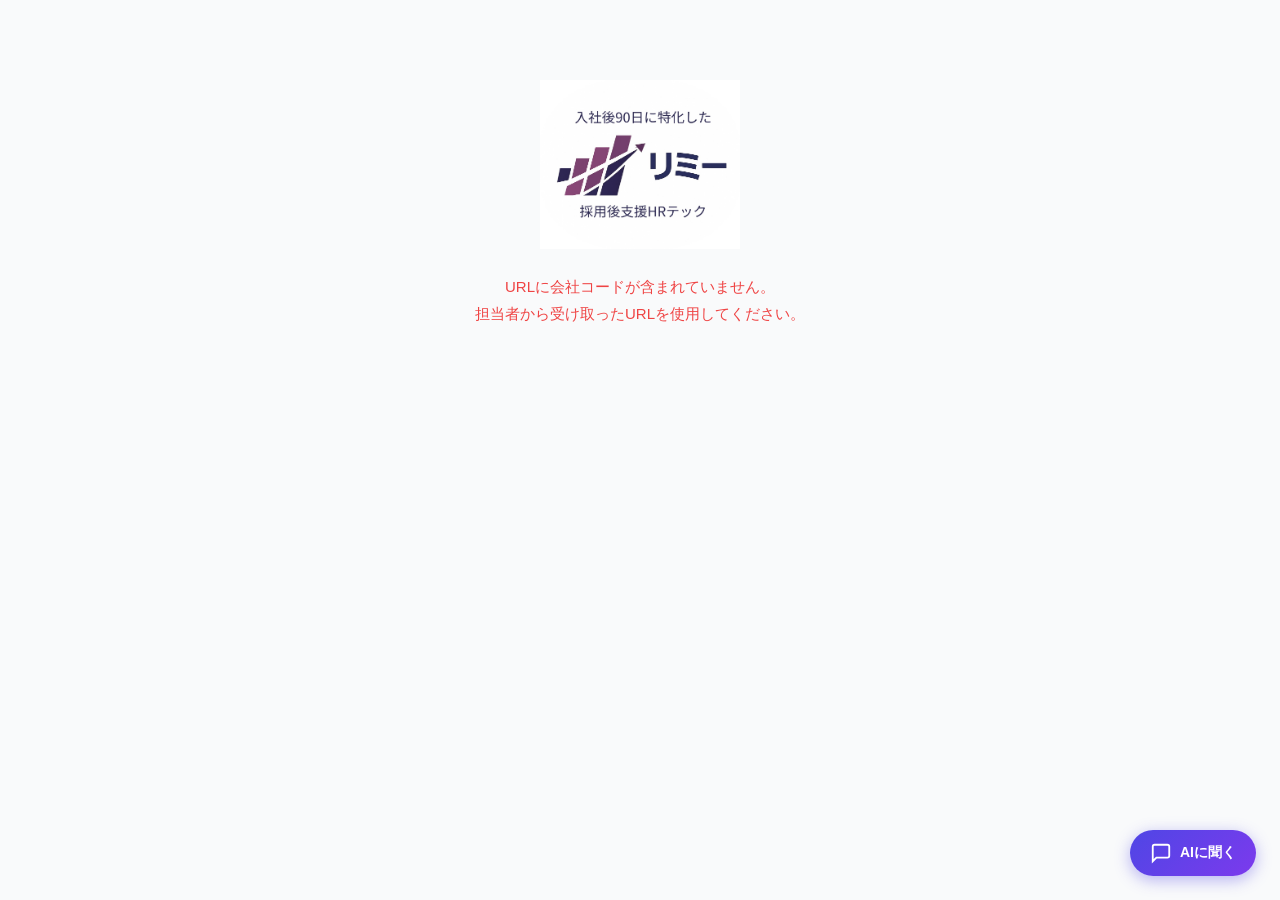
<file: index.html>
<!DOCTYPE html>
<html lang="ja">
<head>
  <meta charset="UTF-8">
  <meta name="viewport" content="width=device-width, initial-scale=1.0">
  <title>入社適性チェック｜リミー / RE:Me</title>
  <link rel="stylesheet" href="style.css">
</head>
<body>

  <!-- 入力フォーム -->
  <div id="form-screen">
    <div class="container">
      <div class="header">
        <img src="logo.jpg" alt="リミー" class="logo-img">
        <div id="company-badge" class="company-badge hidden"></div>
        <h1>入社オンボーディング診断</h1>
        <p class="subtitle">あなたの状況を正直に教えてください。<br>結果はあなたのサポートのために使われます。</p>
        <div class="privacy-notice">
          <span class="privacy-notice-icon">🔒</span>
          <span>入力された情報は診断レポート生成のみに使用します。AI処理のためAnthropicに送信されますが、第三者への提供・販売は一切行いません。詳しくは<a href="privacy.html" target="_blank">プライバシーポリシー</a>をご確認ください。</span>
        </div>
      </div>

      <form id="diagnosis-form">
        <div class="profile-fields">
          <div class="profile-row">
            <div class="profile-item">
              <label for="employee-name">お名前</label>
              <input type="text" id="employee-name" placeholder="例：山田 太郎" required>
            </div>
            <div class="profile-item">
              <label for="employee-email">メールアドレス</label>
              <input type="email" id="employee-email" placeholder="例：taro@example.com" required>
            </div>
          </div>
          <div class="profile-row">
            <div class="profile-item">
              <label for="employee-gender">性別</label>
              <select id="employee-gender" required>
                <option value="">選択してください</option>
                <option value="男性">男性</option>
                <option value="女性">女性</option>
                <option value="その他">その他</option>
                <option value="回答しない">回答しない</option>
              </select>
            </div>
            <div class="profile-item">
              <label for="employee-age">年齢</label>
              <select id="employee-age" required>
                <option value="">選択してください</option>
                <option value="20歳未満">20歳未満</option>
                <option value="20〜24歳">20〜24歳</option>
                <option value="25〜29歳">25〜29歳</option>
                <option value="30〜34歳">30〜34歳</option>
                <option value="35〜39歳">35〜39歳</option>
                <option value="40〜44歳">40〜44歳</option>
                <option value="45歳以上">45歳以上</option>
              </select>
            </div>
          </div>
          <div class="profile-row">
            <div class="profile-item">
              <label for="employee-job">職種</label>
              <select id="employee-job" required>
                <option value="">選択してください</option>
                <option value="営業・販売">営業・販売</option>
                <option value="エンジニア・技術職">エンジニア・技術職</option>
                <option value="事務・管理">事務・管理</option>
                <option value="マーケティング・企画">マーケティング・企画</option>
                <option value="製造・現場">製造・現場</option>
                <option value="医療・介護">医療・介護</option>
                <option value="教育">教育</option>
                <option value="クリエイティブ">クリエイティブ</option>
                <option value="その他">その他</option>
              </select>
            </div>
            <div class="profile-item">
              <label for="employee-type">入社形態</label>
              <select id="employee-type" required>
                <option value="">選択してください</option>
                <option value="新卒入社">新卒入社</option>
                <option value="中途入社">中途入社</option>
                <option value="転籍・異動">転籍・異動</option>
              </select>
            </div>
            <div class="profile-item">
              <label for="employee-milestone">診断タイミング</label>
              <select id="employee-milestone" required>
                <option value="">選択してください</option>
                <option value="15日">入社15日頃</option>
                <option value="30日">入社30日頃</option>
                <option value="60日">入社60日頃</option>
                <option value="90日">入社90日頃</option>
                <option value="90〜180日">入社90〜180日頃（3〜6ヶ月）</option>
                <option value="180〜360日">入社180〜360日頃（6ヶ月〜1年）</option>
                <option value="1年以上">入社1年以上</option>
              </select>
            </div>
          </div>
        </div>

        <div class="questions" id="questions-container"></div>

        <div class="consent-box">
          <label class="consent-label">
            <input type="checkbox" id="consent-check">
            <span class="consent-text">
              <a href="privacy.html" target="_blank">プライバシーポリシー</a>に同意します。入力情報はAI診断レポート生成のためAnthropicに送信されます。
            </span>
          </label>
        </div>

        <button type="submit" class="submit-btn" id="submit-btn">
          診断結果を見る
        </button>
      </form>
    </div>
  </div>

  <!-- ローディング -->
  <div id="loading-screen" class="hidden">
    <div class="loading-content">
      <div class="spinner"></div>
      <p>あなたのデータを分析中です…</p>
      <p class="loading-sub">マネージャー向けレポートを生成しています</p>
    </div>
  </div>

  <!-- 結果画面 -->
  <div id="result-screen" class="hidden">
    <div class="container">
      <div class="header">
        <img src="logo.jpg" alt="リミー" class="logo-img">
        <h2 id="result-name-title">診断レポート</h2>
      </div>

      <!-- レーダーチャート -->
      <div class="chart-section">
        <h3>5軸スコア</h3>
        <canvas id="radar-chart" width="480" height="340" style="max-width:100%;height:auto;"></canvas>
      </div>

      <!-- スコアバー -->
      <div class="score-bars" id="score-bars"></div>

      <!-- AIレポート -->
      <div class="ai-report">
        <div class="report-label">あなたへのパーソナルレポート</div>
        <div id="ai-report-content" class="report-content"></div>
      </div>

      <div class="result-actions">
        <button class="action-btn action-pdf" onclick="downloadPdf()">📄 PDFで保存</button>
        <button class="action-btn action-copy" id="copy-url-btn" onclick="copyResultUrl()">🔗 結果URLをコピー</button>
      </div>
      <button class="restart-btn no-print" onclick="restart()">もう一度診断する</button>
    </div>
  </div>

  <!-- APIキーモーダル（無効化：Apps Scriptに移行済み） -->
  <div id="api-modal" class="modal-overlay hidden"></div>

  <!-- AIチャット -->
  <button id="ai-fab" onclick="toggleAiPanel()" aria-label="AIに質問する">
    <svg width="22" height="22" viewBox="0 0 24 24" fill="none" stroke="currentColor" stroke-width="2"><path d="M21 15a2 2 0 0 1-2 2H7l-4 4V5a2 2 0 0 1 2-2h14a2 2 0 0 1 2 2z"/></svg>
    <span>AIに聞く</span>
  </button>

  <div id="ai-panel">
    <div id="ai-panel-header">
      <span>🤖 AIサポート</span>
      <button onclick="toggleAiPanel()" style="background:none;border:none;color:white;font-size:18px;cursor:pointer;line-height:1;">✕</button>
    </div>
    <div id="ai-chat-body">
      <div class="ai-msg ai-msg-bot">こんにちは！診断フォームについて何でも聞いてください。よくある質問から選ぶか、直接入力してください。</div>
    </div>
    <div id="ai-quick-qs"></div>
    <div id="ai-input-row">
      <input id="ai-input" type="text" placeholder="質問を入力…" onkeydown="if(event.key==='Enter')sendAiMsg()">
      <button onclick="sendAiMsg()">送信</button>
    </div>
  </div>

  <style>
    #ai-fab {
      position: fixed; bottom: 24px; right: 24px; z-index: 1000;
      display: flex; align-items: center; gap: 8px;
      background: linear-gradient(135deg, #4F46E5, #7C3AED);
      color: white; border: none; border-radius: 50px;
      padding: 12px 20px; font-size: 14px; font-weight: 600;
      cursor: pointer; box-shadow: 0 4px 16px rgba(79,70,229,0.4);
      transition: transform 0.2s, box-shadow 0.2s;
    }
    #ai-fab:hover { transform: translateY(-2px); box-shadow: 0 6px 20px rgba(79,70,229,0.5); }
    #ai-panel {
      position: fixed; bottom: 80px; right: 24px; z-index: 999;
      width: 340px; background: white; border-radius: 16px;
      box-shadow: 0 8px 32px rgba(0,0,0,0.18); display: none; flex-direction: column;
      max-height: 480px; overflow: hidden;
    }
    #ai-panel.open { display: flex; }
    #ai-panel-header {
      background: linear-gradient(135deg, #4F46E5, #7C3AED);
      color: white; padding: 14px 16px; font-weight: 700; font-size: 14px;
      display: flex; justify-content: space-between; align-items: center;
      border-radius: 16px 16px 0 0;
    }
    #ai-chat-body {
      flex: 1; overflow-y: auto; padding: 12px; display: flex;
      flex-direction: column; gap: 8px; min-height: 140px;
    }
    .ai-msg { padding: 10px 14px; border-radius: 12px; font-size: 13px; line-height: 1.6; max-width: 88%; }
    .ai-msg-bot { background: #EEF2FF; color: #1e1b4b; align-self: flex-start; }
    .ai-msg-user { background: #4F46E5; color: white; align-self: flex-end; }
    .ai-msg-loading { background: #EEF2FF; color: #6B7280; font-style: italic; align-self: flex-start; }
    #ai-quick-qs { padding: 8px 12px; display: flex; flex-wrap: wrap; gap: 6px; border-top: 1px solid #F3F4F6; }
    .ai-quick-btn {
      background: #EEF2FF; color: #4338CA; border: 1px solid #C7D2FE;
      border-radius: 20px; padding: 5px 12px; font-size: 11px;
      cursor: pointer; white-space: nowrap; transition: background 0.15s;
    }
    .ai-quick-btn:hover { background: #C7D2FE; }
    #ai-input-row { display: flex; gap: 8px; padding: 10px 12px; border-top: 1px solid #F3F4F6; }
    #ai-input {
      flex: 1; border: 1px solid #E5E7EB; border-radius: 8px;
      padding: 8px 12px; font-size: 13px; outline: none;
    }
    #ai-input:focus { border-color: #4F46E5; }
    #ai-input-row button {
      background: #4F46E5; color: white; border: none; border-radius: 8px;
      padding: 8px 14px; font-size: 13px; font-weight: 600; cursor: pointer;
    }
    @media (max-width: 400px) {
      #ai-panel { width: calc(100vw - 32px); right: 16px; bottom: 76px; }
    }
  </style>

  <script src="app.js"></script>
</body>
</html>
</file>
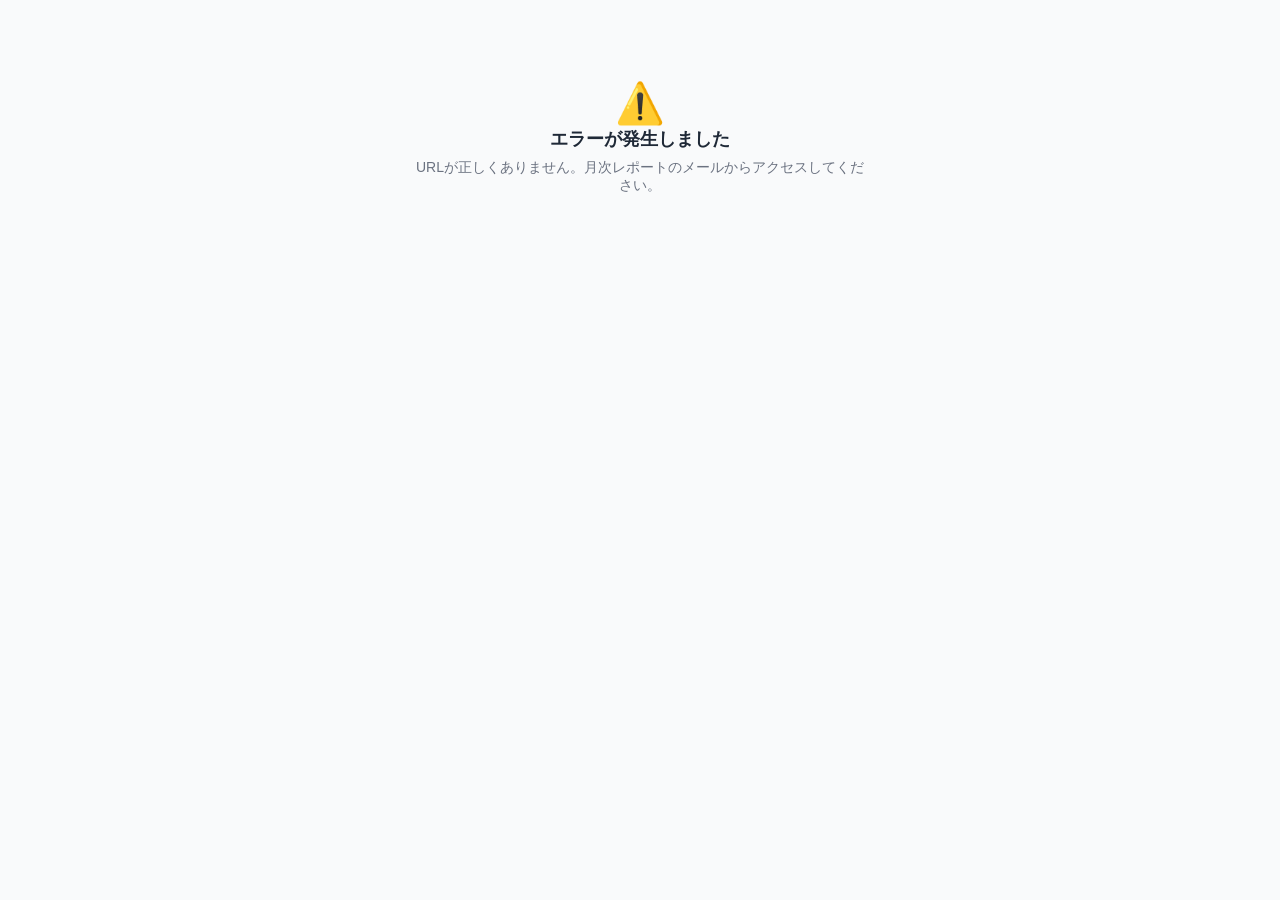
<file: action-check.html>
<!DOCTYPE html>
<html lang="ja">
<head>
  <meta charset="UTF-8">
  <meta name="viewport" content="width=device-width, initial-scale=1.0">
  <title>アクションチェックイン | リミー</title>
  <link rel="stylesheet" href="style.css">
  <style>
    .question-card { background: white; border-radius: 12px; border: 1px solid var(--border); padding: 20px; margin-bottom: 16px; }
    .question-title { font-size: 14px; font-weight: 700; color: var(--text); margin-bottom: 12px; line-height: 1.6; }
    .options { display: flex; gap: 8px; }
    .option-btn { flex: 1; padding: 10px 4px; border: 2px solid var(--border); border-radius: 10px; background: white; font-size: 12px; font-weight: 600; cursor: pointer; transition: all 0.15s; text-align: center; line-height: 1.4; }
    .option-btn.selected-3 { border-color: #10B981; background: #D1FAE5; color: #065F46; }
    .option-btn.selected-2 { border-color: #F59E0B; background: #FEF3C7; color: #92400E; }
    .option-btn.selected-1 { border-color: #EF4444; background: #FEE2E2; color: #991B1B; }
    .free-text { width: 100%; min-height: 80px; border: 1px solid var(--border); border-radius: 8px; padding: 12px; font-size: 14px; resize: vertical; box-sizing: border-box; font-family: inherit; }
    .rate-number { font-size: 56px; font-weight: 800; color: var(--primary); text-align: center; line-height: 1; }
    .thank-you { text-align: center; padding: 40px 20px; }
    .intro-box { background: var(--primary-light); border-radius: 12px; padding: 16px; margin-bottom: 24px; }
  </style>
</head>
<body>

  <div id="loading-screen">
    <div class="container" style="max-width:480px;padding-top:80px;text-align:center;">
      <p style="color:var(--text-sub);">読み込み中...</p>
    </div>
  </div>

  <div id="form-screen" class="hidden">
    <div class="container" style="max-width:480px;">
      <div class="header">
        <img src="logo.jpg" alt="リミー" class="logo-img">
        <h1 style="font-size:18px;margin-top:8px;">アクションチェックイン</h1>
        <p id="period-label" style="font-size:13px;color:var(--text-sub);margin-top:6px;"></p>
      </div>

      <div class="intro-box">
        <p style="margin:0;font-size:13px;color:var(--primary);line-height:1.8;">
          月次レポートで推奨されたアクション、どのくらい実施できましたか？<br>
          5つの項目を振り返ってください（約2分）。<br>
          結果は次回レポートの<strong>プロセス指標</strong>として反映されます。
        </p>
      </div>

      <div id="questions"></div>

      <div class="question-card">
        <div class="question-title">📝 自由メモ（任意）</div>
        <textarea id="free-text" class="free-text" placeholder="実施できた理由、難しかった点、来月に向けての想いなどをご記入ください"></textarea>
      </div>

      <button onclick="submitCheck()" class="submit-btn" id="submit-btn" disabled style="margin-top:8px;">回答を送信する</button>
      <p id="form-error" style="color:#EF4444;font-size:13px;text-align:center;margin-top:8px;display:none;"></p>
    </div>
  </div>

  <div id="thanks-screen" class="hidden">
    <div class="container" style="max-width:480px;padding-top:60px;">
      <div class="thank-you">
        <p style="font-size:48px;margin:0 0 16px;">✅</p>
        <h2 style="font-size:20px;color:var(--text);margin-bottom:8px;">ありがとうございました！</h2>
        <p id="rate-message" style="font-size:14px;color:var(--text-sub);line-height:1.8;margin-bottom:24px;"></p>
        <div class="rate-number" id="rate-value"></div>
        <p style="font-size:14px;color:var(--text-sub);margin-top:8px;">マネジメントアクション実施率</p>
        <p style="font-size:13px;color:var(--text-sub);margin-top:32px;line-height:1.7;background:var(--bg);border-radius:10px;padding:16px;">
          この実施率は次回の月次レポートに「プロセス指標」として反映され、<br>
          人的資本開示のKPIデータとして蓄積されます。
        </p>
      </div>
    </div>
  </div>

  <div id="error-screen" class="hidden">
    <div class="container" style="max-width:480px;padding-top:80px;text-align:center;">
      <p style="font-size:40px;">⚠️</p>
      <h2 style="font-size:18px;color:var(--text);margin-bottom:8px;">エラーが発生しました</h2>
      <p id="error-message" style="font-size:14px;color:var(--text-sub);"></p>
    </div>
  </div>

  <script>
    const APPS_SCRIPT_URL = 'https://script.google.com/macros/s/AKfycbyGceshWFX-_kepVh5KHTvNwsrNAh7hW22U48KSp4DVvohXurOsAa6BDW7MFrsbKJ0n/exec';

    const QUESTIONS = [
      { id: 'q1', text: '月次レポートで特定されたメンバーに、個別に声をかけ・面談を実施しましたか？' },
      { id: 'q2', text: '担当業務や期待する役割・目標を、明確に伝えて確認しましたか？' },
      { id: 'q3', text: '1on1ミーティング（週1回または隔週）を実施しましたか？' },
      { id: 'q4', text: '具体的なフィードバック（良い点・改善点）をメンバーに伝えましたか？' },
      { id: 'q5', text: 'メンバーが意見を言いやすい雰囲気づくりを意識したアクションを取りましたか？' },
    ];

    const OPTIONS = [
      { value: 3, label: '✅ 実施した' },
      { value: 2, label: '△ 一部実施' },
      { value: 1, label: '❌ 未実施' },
    ];

    const params = new URLSearchParams(window.location.search);
    const companyCode = params.get('company');
    const period = params.get('period');
    const managerEmail = params.get('manager') || '';
    const answers = {};

    async function init() {
      if (!companyCode || !period) {
        showError('URLが正しくありません。月次レポートのメールからアクセスしてください。');
        return;
      }
      try {
        const res = await fetch(`${APPS_SCRIPT_URL}?action=get_action_check_info&company=${encodeURIComponent(companyCode)}`);
        const data = await res.json();
        if (!data.success) throw new Error(data.error);

        document.getElementById('period-label').textContent = `${data.companyName} ／ ${period}`;
        renderQuestions();
        document.getElementById('loading-screen').classList.add('hidden');
        document.getElementById('form-screen').classList.remove('hidden');
      } catch(e) {
        showError(e.message || '読み込みに失敗しました');
      }
    }

    function renderQuestions() {
      document.getElementById('questions').innerHTML = QUESTIONS.map((q, i) => `
        <div class="question-card">
          <div class="question-title">${i + 1}. ${q.text}</div>
          <div class="options">
            ${OPTIONS.map(opt => `
              <button class="option-btn" id="${q.id}-${opt.value}"
                onclick="selectOption('${q.id}', ${opt.value})">
                ${opt.label}
              </button>`).join('')}
          </div>
        </div>`).join('');
    }

    function selectOption(questionId, value) {
      OPTIONS.forEach(opt => {
        document.getElementById(`${questionId}-${opt.value}`).className = 'option-btn';
      });
      document.getElementById(`${questionId}-${value}`).className = `option-btn selected-${value}`;
      answers[questionId] = value;
      document.getElementById('submit-btn').disabled = !QUESTIONS.every(q => answers[q.id] !== undefined);
    }

    async function submitCheck() {
      const btn = document.getElementById('submit-btn');
      btn.disabled = true;
      btn.textContent = '送信中...';
      try {
        const res = await fetch(APPS_SCRIPT_URL, {
          method: 'POST',
          headers: { 'Content-Type': 'text/plain' },
          body: JSON.stringify({
            action: 'submit_action_check',
            companyCode, period, managerEmail,
            q1: answers.q1, q2: answers.q2, q3: answers.q3, q4: answers.q4, q5: answers.q5,
            freeText: document.getElementById('free-text').value,
          }),
        });
        const data = await res.json();
        if (!data.success) throw new Error(data.error);

        const rate = data.rate;
        const rateEl = document.getElementById('rate-value');
        rateEl.textContent = `${rate}%`;
        rateEl.style.color = rate >= 80 ? '#10B981' : rate >= 50 ? '#F59E0B' : '#EF4444';
        document.getElementById('rate-message').textContent =
          rate >= 80 ? '素晴らしい実施率です！この調子でメンバーをサポートし続けてください。' :
          rate >= 50 ? 'よく取り組んでいただいています。来月はさらに一歩踏み込んでみましょう。' :
          '現場の忙しさの中でのチャレンジ、お疲れさまです。来月は一つだけでも実践することから始めてみてください。';

        document.getElementById('form-screen').classList.add('hidden');
        document.getElementById('thanks-screen').classList.remove('hidden');
      } catch(e) {
        const errEl = document.getElementById('form-error');
        errEl.textContent = e.message === 'すでにこの期間の回答が登録されています'
          ? 'この期間の回答はすでに登録されています。'
          : '送信に失敗しました。もう一度お試しください。';
        errEl.style.display = 'block';
        btn.disabled = false;
        btn.textContent = '回答を送信する';
      }
    }

    function showError(msg) {
      document.getElementById('loading-screen').classList.add('hidden');
      document.getElementById('error-message').textContent = msg;
      document.getElementById('error-screen').classList.remove('hidden');
    }

    init();
  </script>
</body>
</html>
</file>
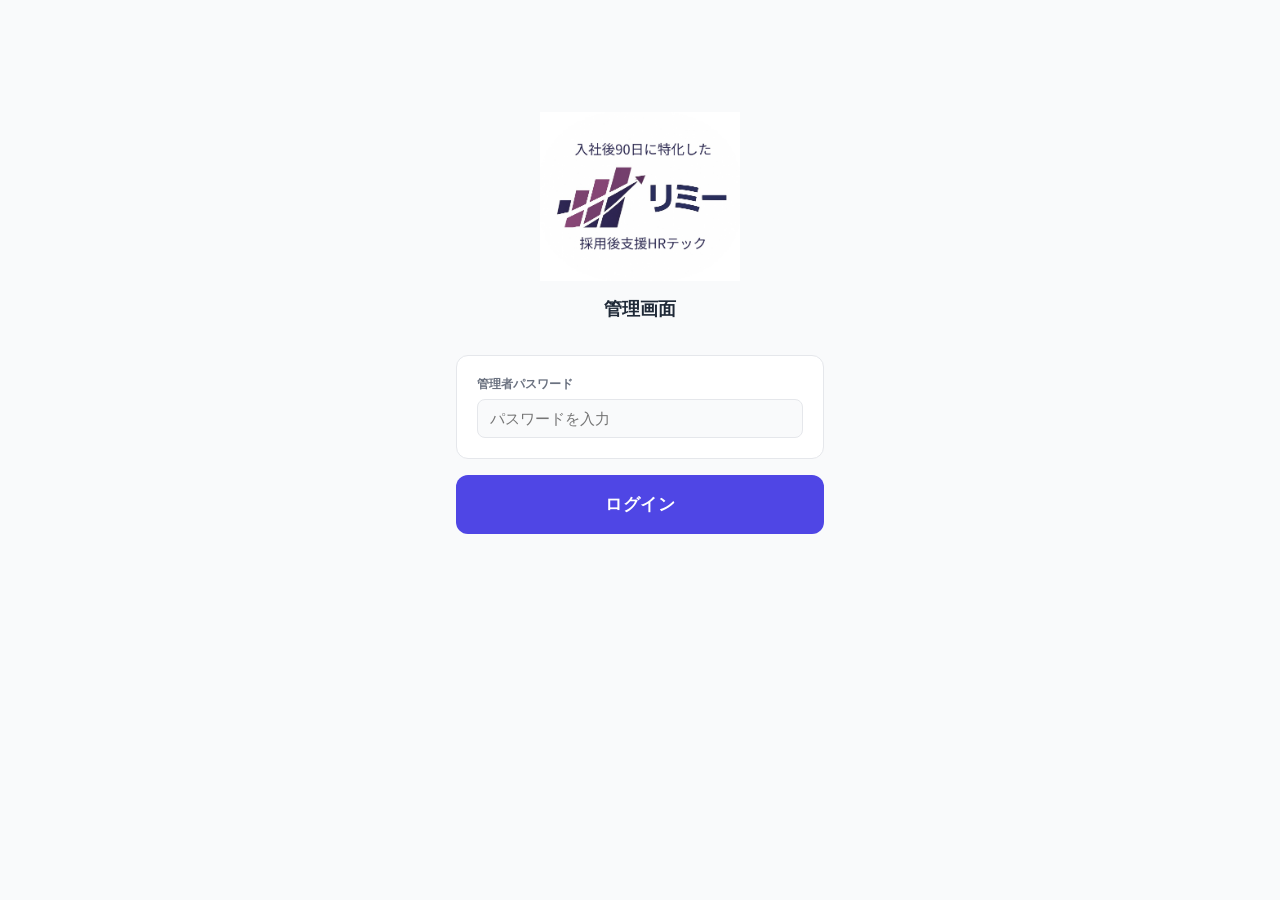
<file: admin.html>
<!DOCTYPE html>
<html lang="ja">
<head>
  <meta charset="UTF-8">
  <meta name="viewport" content="width=device-width, initial-scale=1.0">
  <title>リミー 管理画面</title>
  <link rel="stylesheet" href="style.css">
  <style>
    .admin-nav { display:flex; gap:8px; margin-bottom:24px; }
    .nav-btn { flex:1; padding:12px; border:2px solid var(--border); border-radius:10px; background:white; font-size:14px; font-weight:600; color:var(--text-sub); cursor:pointer; transition:all 0.2s; }
    .nav-btn.active { border-color:var(--primary); color:var(--primary); background:var(--primary-light); }
    .tab { display:none; }
    .tab.active { display:block; }
    .card { background:white; border-radius:var(--radius); border:1px solid var(--border); padding:20px; margin-bottom:12px; }
    .card-header { display:flex; justify-content:space-between; align-items:flex-start; }
    .company-name { font-size:16px; font-weight:700; color:var(--text); margin-bottom:4px; }
    .company-email { font-size:13px; color:var(--text-sub); }
    .url-box { background:var(--bg); border:1px solid var(--border); border-radius:8px; padding:10px 12px; margin-top:12px; display:flex; align-items:center; gap:8px; }
    .url-text { font-size:12px; font-family:monospace; color:var(--text); flex:1; word-break:break-all; }
    .copy-btn { padding:6px 12px; background:var(--primary); color:white; border:none; border-radius:6px; font-size:12px; font-weight:600; cursor:pointer; white-space:nowrap; }
    .delete-btn { padding:6px 12px; background:white; color:#EF4444; border:1.5px solid #EF4444; border-radius:6px; font-size:12px; font-weight:600; cursor:pointer; }
    /* 会社一覧 表形式 */
    .companies-table-wrap { background:white; border-radius:var(--radius); border:1px solid var(--border); overflow:hidden; }
    .companies-scroll { overflow-x:auto; }
    .companies-table { width:100%; border-collapse:collapse; font-size:13px; }
    .companies-table thead th { background:var(--bg); padding:10px 12px; text-align:left; font-size:11px; font-weight:700; color:var(--text-sub); border-bottom:1px solid var(--border); white-space:nowrap; }
    .companies-table tbody td { padding:12px; border-bottom:1px solid var(--border); vertical-align:middle; }
    .companies-table tbody tr:last-child td { border-bottom:none; }
    .companies-table tbody tr:hover { background:var(--bg); }
    .ct-company-name { font-size:14px; font-weight:700; color:var(--text); }
    .ct-company-meta { font-size:11px; color:var(--text-sub); margin-top:2px; }
    .ct-email { font-size:12px; color:var(--text-sub); word-break:break-all; }
    .url-icons { display:flex; gap:6px; align-items:center; }
    .url-icon-btn { width:34px; height:34px; display:inline-flex; align-items:center; justify-content:center; border:1px solid var(--border); border-radius:8px; background:white; cursor:pointer; font-size:16px; transition:all 0.15s; padding:0; }
    .url-icon-btn:hover { background:var(--primary-light); border-color:var(--primary); transform:translateY(-1px); }
    .url-icon-btn.copied { background:#D1FAE5; border-color:#10B981; }
    .url-icon-btn[data-tooltip]:hover::after { content:attr(data-tooltip); position:absolute; background:#1F2937; color:#fff; font-size:11px; padding:6px 10px; border-radius:6px; white-space:nowrap; margin-top:-44px; margin-left:0; z-index:10; }
    .url-icon-btn { position:relative; }
    .ct-delete-btn { padding:6px 10px; background:white; color:#EF4444; border:1.5px solid #EF4444; border-radius:6px; font-size:12px; font-weight:600; cursor:pointer; white-space:nowrap; }
    @media(max-width:640px) {
      .companies-table thead th, .companies-table tbody td { padding:8px; font-size:12px; }
      .url-icon-btn { width:30px; height:30px; font-size:14px; }
    }
    .add-form { background:white; border-radius:var(--radius); border:1px solid var(--border); padding:24px; margin-bottom:24px; }
    .add-form h3 { font-size:15px; font-weight:700; margin-bottom:16px; color:var(--text); }
    .form-grid { display:grid; grid-template-columns:1fr 1fr; gap:12px; }
    .form-item label { display:block; font-size:12px; font-weight:600; color:var(--text-sub); margin-bottom:6px; }
    .form-item input { width:100%; border:1px solid var(--border); border-radius:8px; padding:10px 12px; font-size:14px; outline:none; }
    .form-item input:focus { border-color:var(--primary); }
    .add-btn { margin-top:16px; padding:12px 24px; background:var(--primary); color:white; border:none; border-radius:8px; font-size:14px; font-weight:600; cursor:pointer; }
    .badge { display:inline-block; padding:3px 10px; border-radius:99px; font-size:11px; font-weight:700; }
    .badge-risk { background:#FEE2E2; color:#EF4444; }
    .badge-ok   { background:#D1FAE5; color:#10B981; }
    .response-row { display:flex; justify-content:space-between; align-items:center; padding:12px 0; border-bottom:1px solid var(--border); }
    .response-row:last-child { border-bottom:none; }
    .response-info { font-size:13px; color:var(--text); }
    .response-scores { display:flex; gap:6px; }
    .score-chip { font-size:11px; font-weight:700; padding:3px 7px; border-radius:6px; background:var(--bg); }
    .empty-state { text-align:center; padding:40px; color:var(--text-sub); font-size:14px; }
    @media(max-width:480px) { .form-grid { grid-template-columns:1fr; } }
  </style>
</head>
<body>

  <!-- ログイン画面 -->
  <div id="login-screen">
    <div class="container" style="max-width:400px;padding-top:80px;">
      <div class="header">
        <img src="logo.jpg" alt="リミー" class="logo-img">
        <h1 style="font-size:18px;margin-top:8px;">管理画面</h1>
      </div>
      <div class="profile-fields">
        <div class="profile-item">
          <label>管理者パスワード</label>
          <input type="password" id="admin-password" placeholder="パスワードを入力" onkeydown="if(event.key==='Enter')login()">
        </div>
      </div>
      <button onclick="login()" class="submit-btn" style="margin-top:0;">ログイン</button>
      <p id="login-error" style="color:#EF4444;font-size:13px;text-align:center;margin-top:12px;display:none;">パスワードが違います</p>
    </div>
  </div>

  <!-- 管理画面 -->
  <div id="admin-screen" class="hidden">
    <div class="container">
      <div class="header" style="padding-bottom:16px;">
        <img src="logo.jpg" alt="リミー" class="logo-img">
        <h1 style="font-size:18px;margin-top:8px;">管理画面</h1>
      </div>

      <div class="admin-nav">
        <button class="nav-btn active" onclick="showTab('companies')">🏢 会社管理</button>
        <button class="nav-btn" onclick="showTab('responses')">📋 回答一覧</button>
        <button class="nav-btn" onclick="showTab('kpi')">📊 KPI</button>
      </div>

      <!-- 会社管理タブ -->
      <div id="tab-companies" class="tab active">
        <div class="add-form">
          <h3>＋ 新規会社を登録</h3>
          <div class="form-grid">
            <div class="form-item">
              <label>会社名 *</label>
              <input type="text" id="new-company-name" placeholder="例：株式会社サンプル">
            </div>
            <div class="form-item">
              <label>上司のメールアドレス *</label>
              <input type="email" id="new-manager-email" placeholder="manager@example.com">
            </div>
            <div class="form-item">
              <label>人事担当のメールアドレス</label>
              <input type="email" id="new-hr-email" placeholder="hr@example.com（任意）">
            </div>
          </div>
          <button onclick="addCompany()" class="add-btn">登録してURLを発行</button>
        </div>

        <div id="companies-list"></div>
      </div>

      <!-- 回答一覧タブ -->
      <div id="tab-responses" class="tab">
        <div class="card" style="margin-bottom:12px;">
          <div class="profile-item">
            <label>会社で絞り込み</label>
            <select id="filter-company" onchange="loadResponses()" style="width:100%;border:1px solid var(--border);border-radius:8px;padding:10px 12px;font-size:14px;background:white;">
              <option value="">すべての会社</option>
            </select>
          </div>
        </div>
        <div id="responses-list"></div>
      </div>

      <!-- KPIタブ -->
      <div id="tab-kpi" class="tab">
        <div class="card" style="margin-bottom:12px;">
          <div class="profile-item">
            <label>会社で絞り込み（未選択 = 全社合算）</label>
            <select id="kpi-filter-company" onchange="loadKpi()" style="width:100%;border:1px solid var(--border);border-radius:8px;padding:10px 12px;font-size:14px;background:white;">
              <option value="">全社合算</option>
            </select>
          </div>
        </div>

        <!-- 📊 詳細KPIダッシュボードへの大型CTAバナー（この画面にない機能を強調） -->
        <a href="#" id="kpi-detail-link" target="_blank" style="display:block;background:linear-gradient(135deg,#2563EB,#4F46E5,#7C3AED);color:#fff;text-decoration:none;padding:22px 24px;border-radius:14px;margin-bottom:16px;box-shadow:0 4px 16px rgba(37,99,235,0.25);">
          <div style="display:flex;align-items:flex-start;gap:16px;margin-bottom:14px;">
            <div style="font-size:36px;line-height:1;flex-shrink:0;">📊</div>
            <div style="flex:1;">
              <div style="font-size:10px;font-weight:800;opacity:0.85;letter-spacing:2px;margin-bottom:6px;">📌 有価証券報告書「人的資本」セクション提出用</div>
              <div id="kpi-detail-link-label" style="font-size:18px;font-weight:800;line-height:1.4;">投資家向け詳細レポートを開く（全社合算）</div>
              <div style="font-size:11px;font-weight:500;opacity:0.95;margin-top:4px;">この画面では確認できない高度な分析を別タブで開きます</div>
            </div>
            <div style="font-size:22px;font-weight:800;flex-shrink:0;align-self:center;">→</div>
          </div>

          <!-- この画面にはない5つの追加機能を明示 -->
          <div style="background:rgba(255,255,255,0.13);border-radius:10px;padding:12px 14px;">
            <div style="font-size:11px;font-weight:800;margin-bottom:8px;letter-spacing:1px;">⭐ この画面では見られない機能：</div>
            <div style="display:grid;grid-template-columns:1fr 1fr;gap:6px 12px;font-size:12px;line-height:1.5;">
              <div>📊 <strong>属性別ブレイクダウン</strong>（男女別／年代別／職種別／会社別）</div>
              <div>📉 <strong>実離職率の入力＋予測値突合</strong></div>
              <div>🔵 <strong>ISO 30414 / 経産省ガイドライン</strong>マッピング</div>
              <div>⚠️ <strong>法定3指標警告</strong>（女性管理職／男性育休／賃金格差）</div>
              <div>🎯 <strong>貴社の中期目標値</strong>を個別設定</div>
              <div>📄 <strong>PDFで投資家・有報資料</strong>として出力</div>
            </div>
          </div>
        </a>

        <div style="background:#EEF2FF;border-radius:12px;padding:14px 16px;margin-bottom:12px;font-size:12px;color:#4F46E5;line-height:1.7;">
          <strong>人的資本開示KPI（3層構造）</strong><br>
          インプット指標（スコア） → プロセス指標（管理者アクション実施率） → アウトカム指標（リスク率・定着スコア）
        </div>

        <div style="background:#FFFBEB;border:1px solid #FCD34D;border-radius:12px;padding:12px 16px;margin-bottom:16px;font-size:12px;color:#92400E;line-height:1.7;">
          <strong>📌 計測対象範囲：入社後90日以内の従業員</strong>（全社員人的資本指標のサブ指標）<br>
          詳細KPI（属性別ブレイクダウン・実離職率突合・ISO 30414マッピング・法定3指標警告）は<strong>右上の青ボタン</strong>から開けます。
        </div>

        <div id="kpi-companies" style="margin-bottom:16px;display:none;"></div>
        <div id="kpi-summary" style="display:grid;grid-template-columns:1fr 1fr;gap:12px;margin-bottom:16px;"></div>
        <div id="kpi-scores" class="card" style="margin-bottom:12px;"></div>
        <div id="kpi-trend" class="card" style="margin-bottom:12px;"></div>
        <div id="kpi-actions" class="card" style="display:none;margin-bottom:12px;"></div>
        <div id="kpi-managers" class="card" style="display:none;"></div>
      </div>
    </div>
  </div>

  <script>
    // ===== 設定（デプロイ後に書き換えてください） =====
    const APPS_SCRIPT_URL = 'https://script.google.com/macros/s/AKfycbyGceshWFX-_kepVh5KHTvNwsrNAh7hW22U48KSp4DVvohXurOsAa6BDW7MFrsbKJ0n/exec';
    const BASE_URL = window.location.origin + window.location.pathname.replace('admin.html', 'index.html');
    const COMPANY_ADMIN_BASE_URL = window.location.origin + window.location.pathname.replace('admin.html', 'company-admin.html');
    const KPI_BASE_URL = window.location.origin + window.location.pathname.replace('admin.html', 'kpi.html');
    const makeUrl = (code, name) => `${BASE_URL}?code=${code}&c=${encodeURIComponent(name)}`;
    const makeAdminUrl = (code) => `${COMPANY_ADMIN_BASE_URL}?code=${code}`;
    const makeKpiUrl = (code) => `${KPI_BASE_URL}?code=${code}`;

    let adminSecret = '';

    // ===== ログイン =====
    async function login() {
      const pw = document.getElementById('admin-password').value.trim();
      if (!pw) return;

      // Apps Scriptで認証確認
      try {
        const res = await apiFetch(`${APPS_SCRIPT_URL}?action=get_companies&adminSecret=${encodeURIComponent(pw)}`);
        if (!res.success) throw new Error(res.error);
        adminSecret = pw;
        document.getElementById('login-screen').classList.add('hidden');
        document.getElementById('admin-screen').classList.remove('hidden');
        renderCompanies(res.companies);
        populateCompanyFilter(res.companies);
      } catch(e) {
        document.getElementById('login-error').style.display = 'block';
      }
    }

    // ===== タブ切り替え =====
    function showTab(name) {
      document.querySelectorAll('.tab').forEach(t => t.classList.remove('active'));
      document.querySelectorAll('.nav-btn').forEach(b => b.classList.remove('active'));
      document.getElementById(`tab-${name}`).classList.add('active');
      event.target.classList.add('active');
      if (name === 'responses') loadResponses();
      if (name === 'kpi') loadKpi();
    }

    // ===== 会社管理 =====
    async function addCompany() {
      const name         = document.getElementById('new-company-name').value.trim();
      const managerEmail = document.getElementById('new-manager-email').value.trim();
      const hrEmail      = document.getElementById('new-hr-email').value.trim();

      if (!name || !managerEmail) { alert('会社名と上司のメールアドレスは必須です'); return; }

      try {
        const res = await apiPost({ action: 'add_company', adminSecret, name, managerEmail, hrEmail });
        if (!res.success) throw new Error(res.error);
        document.getElementById('new-company-name').value = '';
        document.getElementById('new-manager-email').value = '';
        document.getElementById('new-hr-email').value = '';
        await refreshCompanies();
        alert(`登録しました！\nURL: ${makeUrl(res.code, name)}`);
      } catch(e) { alert('エラー: ' + e.message); }
    }

    async function deleteCompany(code, name) {
      if (!confirm(`「${name}」を削除しますか？`)) return;
      try {
        const res = await apiPost({ action: 'delete_company', adminSecret, code });
        if (!res.success) throw new Error(res.error);
        await refreshCompanies();
      } catch(e) { alert('エラー: ' + e.message); }
    }

    async function refreshCompanies() {
      const res = await apiFetch(`${APPS_SCRIPT_URL}?action=get_companies&adminSecret=${encodeURIComponent(adminSecret)}`);
      renderCompanies(res.companies);
      populateCompanyFilter(res.companies);
    }

    function renderCompanies(companies) {
      const container = document.getElementById('companies-list');
      if (!companies || companies.length === 0) {
        container.innerHTML = '<div class="empty-state">登録された会社はまだありません</div>';
        return;
      }
      const rows = companies.map(c => {
        const url = makeUrl(c.code, c.name);
        const adminUrl = makeAdminUrl(c.code);
        const kpiUrl = makeKpiUrl(c.code);
        const dateStr = new Date(c.createdAt).toLocaleDateString('ja-JP');
        const escAttr = s => String(s || '').replace(/"/g, '&quot;').replace(/'/g, '&#39;');
        return `
        <tr>
          <td>
            <div class="ct-company-name">${c.name}</div>
            <div class="ct-company-meta">${c.code} ／ ${dateStr}</div>
          </td>
          <td>
            <div class="ct-email">上司: ${c.managerEmail || '—'}</div>
            ${c.hrEmail ? `<div class="ct-email">人事: ${c.hrEmail}</div>` : ''}
          </td>
          <td>
            <div class="url-icons">
              <button class="url-icon-btn" data-tooltip="📝 診断URL（従業員向け）" onclick="copyAnyUrl(this, '${escAttr(url)}', '診断URL')">📝</button>
              <button class="url-icon-btn" data-tooltip="🏢 企業管理URL（人事・上司向け）" onclick="copyAnyUrl(this, '${escAttr(adminUrl)}', '企業管理URL')">🏢</button>
              <button class="url-icon-btn" data-tooltip="📊 KPIダッシュボードURL（企業向け）" onclick="copyAnyUrl(this, '${escAttr(kpiUrl)}', 'KPIダッシュボードURL')">📊</button>
            </div>
          </td>
          <td style="text-align:right;">
            <button onclick="deleteCompany('${c.code}','${c.name}')" class="ct-delete-btn">🗑 削除</button>
          </td>
        </tr>`;
      }).join('');

      container.innerHTML = `
        <div class="companies-table-wrap">
          <div class="companies-scroll">
            <table class="companies-table">
              <thead>
                <tr>
                  <th>会社名 / コード</th>
                  <th>担当者</th>
                  <th>URL（📝診断 🏢管理 📊KPI）</th>
                  <th style="text-align:right;">操作</th>
                </tr>
              </thead>
              <tbody>${rows}</tbody>
            </table>
          </div>
        </div>`;
    }

    function copyAnyUrl(btn, url, label) {
      navigator.clipboard.writeText(url).then(() => {
        btn.classList.add('copied');
        const original = btn.textContent;
        btn.textContent = '✓';
        setTimeout(() => {
          btn.classList.remove('copied');
          btn.textContent = original;
        }, 1200);
      }).catch(() => alert('コピーに失敗しました'));
    }

    // ===== 回答一覧 =====
    function populateCompanyFilter(companies) {
      [
        { id: 'filter-company',     label: 'すべての会社' },
        { id: 'kpi-filter-company', label: '全社合算' },
      ].forEach(({ id, label }) => {
        const sel = document.getElementById(id);
        if (!sel) return;
        sel.innerHTML = `<option value="">${label}</option>`;
        (companies || []).forEach(c => {
          const opt = document.createElement('option');
          opt.value = c.code;
          opt.textContent = c.name;
          sel.appendChild(opt);
        });
      });
    }

    async function loadResponses() {
      const code = document.getElementById('filter-company').value;
      const url = `${APPS_SCRIPT_URL}?action=get_responses&adminSecret=${encodeURIComponent(adminSecret)}${code ? '&companyCode='+code : ''}`;
      const res = await apiFetch(url);
      renderResponses(res.responses);
    }

    function renderResponses(responses) {
      const container = document.getElementById('responses-list');
      if (!responses || responses.length === 0) {
        container.innerHTML = '<div class="card"><div class="empty-state">回答データはまだありません</div></div>';
        return;
      }
      const sc = v => v >= 3.5 ? '#10B981' : v >= 2.5 ? '#F59E0B' : '#EF4444';
      const risk = r => r.scores.C < 2.5 || r.scores.D < 2.5 || r.scores.E < 2.5;

      container.innerHTML = `<div class="card">` +
        responses.slice().reverse().map(r => `
        <div class="response-row">
          <div>
            <div class="response-info">
              ${risk(r) ? '<span class="badge badge-risk">要注意</span> ' : '<span class="badge badge-ok">良好</span> '}
              <strong>${r.name}</strong>（${r.companyName}）
            </div>
            <div style="font-size:12px;color:var(--text-sub);margin-top:3px;">${r.job} ／ ${r.age} ／ ${new Date(r.timestamp).toLocaleDateString('ja-JP')}</div>
          </div>
          <div class="response-scores">
            ${['A','B','C','D','E'].map(k => `<span class="score-chip" style="color:${sc(r.scores[k])};">${r.scores[k]}</span>`).join('')}
          </div>
        </div>`).join('') +
        `</div>`;
    }

    // ===== KPI =====
    async function loadKpi() {
      const code = document.getElementById('kpi-filter-company').value;
      // 詳細KPIダッシュボードへのリンクを更新（管理者モード：admin秘密＋会社コード）
      const detailLink = document.getElementById('kpi-detail-link');
      const detailLabel = document.getElementById('kpi-detail-link-label');
      if (detailLink) {
        var detailUrl = `kpi.html?admin=${encodeURIComponent(adminSecret)}`;
        if (code) detailUrl += `&code=${encodeURIComponent(code)}`;
        detailLink.href = detailUrl;
        if (detailLabel) {
          detailLabel.textContent = code
            ? '会社別KPIダッシュボードを開く →'
            : '全社合算KPIダッシュボードを開く →';
        }
      }
      const url = `${APPS_SCRIPT_URL}?action=get_kpi_data&adminSecret=${encodeURIComponent(adminSecret)}${code ? '&companyCode=' + code : ''}`;
      const res = await apiFetch(url);
      if (!res.success || !res.kpi) {
        document.getElementById('kpi-summary').innerHTML = '<div class="empty-state" style="grid-column:1/-1;">データがありません</div>';
        document.getElementById('kpi-scores').innerHTML = '';
        document.getElementById('kpi-trend').innerHTML = '';
        document.getElementById('kpi-actions').style.display = 'none';
        return;
      }
      renderKpi(res.kpi);
    }

    function renderKpi(kpi) {
      const sc = v => v >= 3.5 ? '#10B981' : v >= 2.5 ? '#F59E0B' : '#EF4444';

      // 会社別KPI一覧（全社表示時）
      const companiesEl = document.getElementById('kpi-companies');
      if (kpi.companiesBreakdown && kpi.companiesBreakdown.length > 0) {
        companiesEl.style.display = 'block';
        companiesEl.innerHTML = `<div class="card">
          <h3 style="margin:0 0 16px;font-size:14px;font-weight:700;color:var(--text);">🏢 会社別KPI一覧</h3>
          <div style="overflow-x:auto;">
          <table style="width:100%;border-collapse:collapse;font-size:12px;min-width:560px;">
            <thead><tr style="background:#F9FAFB;">
              <th style="padding:10px 12px;text-align:left;">会社名</th>
              <th style="padding:10px 8px;text-align:center;">人数</th>
              <th style="padding:10px 8px;text-align:center;">総合</th>
              <th style="padding:10px 8px;text-align:center;">立上</th>
              <th style="padding:10px 8px;text-align:center;">エンゲ</th>
              <th style="padding:10px 8px;text-align:center;">ウェル</th>
              <th style="padding:10px 8px;text-align:center;">継続</th>
              <th style="padding:10px 8px;text-align:center;">要注意率</th>
              <th style="padding:10px 8px;text-align:center;">実施率</th>
            </tr></thead>
            <tbody>${kpi.companiesBreakdown.map(c => `
              <tr style="border-top:1px solid var(--border);">
                <td style="padding:10px 12px;font-weight:600;">${c.name}</td>
                <td style="padding:10px 8px;text-align:center;">${c.totalRespondents}</td>
                <td style="padding:10px 8px;text-align:center;font-weight:800;color:${sc(c.avgScores.overall)};">${c.avgScores.overall}</td>
                <td style="padding:10px 8px;text-align:center;color:${sc(c.avgScores.A)};">${c.avgScores.A}</td>
                <td style="padding:10px 8px;text-align:center;color:${sc(c.avgScores.B)};">${c.avgScores.B}</td>
                <td style="padding:10px 8px;text-align:center;color:${sc(c.avgScores.C)};">${c.avgScores.C}</td>
                <td style="padding:10px 8px;text-align:center;color:${sc(c.avgScores.E)};">${c.avgScores.E}</td>
                <td style="padding:10px 8px;text-align:center;font-weight:700;color:${c.riskRate >= 30 ? '#EF4444' : c.riskRate >= 10 ? '#F59E0B' : '#10B981'};">${c.riskRate}%</td>
                <td style="padding:10px 8px;text-align:center;font-weight:700;color:${c.latestActionRate !== null ? (c.latestActionRate >= 70 ? '#10B981' : c.latestActionRate >= 40 ? '#F59E0B' : '#EF4444') : '#D1D5DB'};">${c.latestActionRate !== null ? c.latestActionRate + '%' : '—'}</td>
              </tr>`).join('')}
            </tbody>
          </table></div>
        </div>`;
      } else {
        companiesEl.style.display = 'none';
      }
      const card = (tag, title, value, sub, color) => `
        <div style="background:white;border:1px solid var(--border);border-radius:12px;padding:20px;text-align:center;">
          <p style="margin:0 0 2px;font-size:10px;font-weight:700;color:#9CA3AF;text-transform:uppercase;letter-spacing:1px;">${tag}</p>
          <p style="margin:0 0 8px;font-size:12px;color:#6B7280;">${title}</p>
          <p style="margin:0;font-size:38px;font-weight:800;color:${color};line-height:1;">${value}</p>
          <p style="margin:6px 0 0;font-size:11px;color:#9CA3AF;">${sub}</p>
        </div>`;

      const outcomeAvg = (kpi.avgScores.G != null && kpi.avgScores.G !== '') ? kpi.avgScores.G : kpi.avgScores.E;
      document.getElementById('kpi-summary').innerHTML =
        card('インプット指標', '6因子平均スコア', kpi.avgScores.overall + '<span style="font-size:16px;"> / 5.0</span>', `回答数 ${kpi.totalRespondents}名`, sc(kpi.avgScores.overall)) +
        card('プロセス指標', 'マネジメントアクション実施率', kpi.avgActionRate !== null ? kpi.avgActionRate + '<span style="font-size:20px;">%</span>' : '—', kpi.avgActionRate !== null ? '全期間平均' : 'フェーズ2で計測開始', kpi.avgActionRate !== null ? (kpi.avgActionRate >= 70 ? '#10B981' : kpi.avgActionRate >= 40 ? '#F59E0B' : '#EF4444') : '#D1D5DB') +
        card('アウトカム指標', '要注意アラート発生率', kpi.riskRate + '<span style="font-size:20px;">%</span>', `${kpi.atRiskCount}名 / ${kpi.totalRespondents}名`, kpi.riskRate >= 30 ? '#EF4444' : kpi.riskRate >= 10 ? '#F59E0B' : '#10B981') +
        card('アウトカム指標', '継続定着意思スコア平均', outcomeAvg + '<span style="font-size:16px;"> / 5.0</span>', '離職リスク逆指標', sc(outcomeAvg));

      const inputLabels = [
        ['A','業務負荷'],['B','業務適応'],
        ['C','関係性の共有度'],['D','関係性の心理的安全性'],
        ['E','自己調整感'],['F','行動の変化']
      ];
      const outcomeLabels = [['G','継続定着意思']];
      const bar = (k, label, val) => `<div style="display:flex;align-items:center;gap:10px;margin-bottom:10px;">
        <div style="width:140px;font-size:12px;color:#374151;text-align:right;">${label}</div>
        <div style="flex:1;background:#F3F4F6;border-radius:99px;height:10px;">
          <div style="background:${sc(val)};height:10px;border-radius:99px;width:${Math.round((val||0)/5*100)}%;"></div>
        </div>
        <div style="font-size:13px;font-weight:700;color:${sc(val)};width:32px;">${val != null ? val : '-'}</div>
      </div>`;
      document.getElementById('kpi-scores').innerHTML =
        `<h3 style="margin:0 0 16px;font-size:14px;font-weight:700;color:var(--text);">📊 インプット指標：6因子スコア（全期間平均）</h3>` +
        inputLabels.map(([k,l]) => bar(k, l, kpi.avgScores[k])).join('') +
        `<h3 style="margin:24px 0 16px;font-size:14px;font-weight:700;color:var(--text);">🎯 アウトカム指標</h3>` +
        outcomeLabels.map(([k,l]) => bar(k, l, kpi.avgScores[k])).join('');

      if (kpi.trend.length > 0) {
        document.getElementById('kpi-trend').innerHTML =
          `<h3 style="margin:0 0 16px;font-size:14px;font-weight:700;color:var(--text);">📈 月別スコア推移</h3>
          <div style="overflow-x:auto;">
          <table style="width:100%;border-collapse:collapse;font-size:12px;min-width:560px;">
            <thead><tr style="background:#F9FAFB;">
              <th style="padding:8px;text-align:left;">月</th>
              <th style="padding:8px;text-align:center;">人数</th>
              <th style="padding:8px;text-align:center;">負荷</th>
              <th style="padding:8px;text-align:center;">適応</th>
              <th style="padding:8px;text-align:center;">共有</th>
              <th style="padding:8px;text-align:center;">安全</th>
              <th style="padding:8px;text-align:center;">調整</th>
              <th style="padding:8px;text-align:center;">変化</th>
              <th style="padding:8px;text-align:center;">定着</th>
              <th style="padding:8px;text-align:center;">要注意</th>
            </tr></thead>
            <tbody>${kpi.trend.map(t => `
              <tr style="border-top:1px solid var(--border);">
                <td style="padding:8px;font-size:11px;">${t.month}</td>
                <td style="padding:8px;text-align:center;">${t.count}</td>
                ${['A','B','C','D','E','F','G'].map(k => `<td style="padding:8px;text-align:center;font-weight:700;color:${sc(t[k])};">${t[k] != null ? t[k] : '-'}</td>`).join('')}
                <td style="padding:8px;text-align:center;font-weight:700;color:${t.riskCount > 0 ? '#EF4444' : '#10B981'};">${t.riskCount}</td>
              </tr>`).join('')}
            </tbody>
          </table></div>`;
      } else {
        document.getElementById('kpi-trend').innerHTML = '<div class="empty-state">月別データがありません</div>';
      }

      if (kpi.actionRates.length > 0) {
        document.getElementById('kpi-actions').style.display = 'block';
        document.getElementById('kpi-actions').innerHTML =
          `<h3 style="margin:0 0 16px;font-size:14px;font-weight:700;color:var(--text);">📋 アクション実施率推移（期間別）</h3>
          <table style="width:100%;border-collapse:collapse;font-size:13px;">
            <thead><tr style="background:#F9FAFB;">
              <th style="padding:10px 12px;text-align:left;">期間</th>
              <th style="padding:10px 12px;text-align:center;">実施率</th>
              <th style="padding:10px 12px;text-align:left;">評価</th>
            </tr></thead>
            <tbody>${kpi.actionRates.map(r => `
              <tr style="border-top:1px solid var(--border);">
                <td style="padding:10px 12px;">${r.period}</td>
                <td style="padding:10px 12px;text-align:center;font-size:20px;font-weight:800;color:${r.rate >= 80 ? '#10B981' : r.rate >= 50 ? '#F59E0B' : '#EF4444'};">${r.rate}%</td>
                <td style="padding:10px 12px;font-size:12px;color:#6B7280;">${r.rate >= 80 ? '素晴らしい' : r.rate >= 50 ? '良好' : '改善余地あり'}</td>
              </tr>`).join('')}
            </tbody>
          </table>`;
      } else {
        document.getElementById('kpi-actions').style.display = 'none';
      }

      // 管理者別アクション実施率
      const managersEl = document.getElementById('kpi-managers');
      if (kpi.managerRates && kpi.managerRates.length > 0) {
        managersEl.style.display = 'block';
        managersEl.innerHTML =
          `<h3 style="margin:0 0 16px;font-size:14px;font-weight:700;color:var(--text);">👤 管理者別アクション実施率</h3>
          <table style="width:100%;border-collapse:collapse;font-size:13px;">
            <thead><tr style="background:#F9FAFB;">
              <th style="padding:10px 12px;text-align:left;">管理者</th>
              <th style="padding:10px 12px;text-align:left;">会社</th>
              <th style="padding:10px 12px;text-align:center;">平均実施率</th>
              <th style="padding:10px 12px;text-align:center;">回答回数</th>
              <th style="padding:10px 12px;text-align:left;">期間別</th>
            </tr></thead>
            <tbody>${kpi.managerRates.map(m => `
              <tr style="border-top:1px solid var(--border);">
                <td style="padding:10px 12px;font-size:12px;">${m.email || '—'}</td>
                <td style="padding:10px 12px;font-size:12px;color:#6B7280;">${m.companyName}</td>
                <td style="padding:10px 12px;text-align:center;font-size:18px;font-weight:800;color:${m.avgRate >= 80 ? '#10B981' : m.avgRate >= 50 ? '#F59E0B' : '#EF4444'};">${m.avgRate}%</td>
                <td style="padding:10px 12px;text-align:center;color:#6B7280;">${m.rates.length}回</td>
                <td style="padding:10px 12px;">
                  <div style="display:flex;gap:6px;flex-wrap:wrap;">
                    ${m.rates.map(r => `<span style="font-size:11px;padding:3px 8px;border-radius:99px;background:${r.rate >= 80 ? '#D1FAE5' : r.rate >= 50 ? '#FEF3C7' : '#FEE2E2'};color:${r.rate >= 80 ? '#065F46' : r.rate >= 50 ? '#92400E' : '#991B1B'};white-space:nowrap;">${r.period.replace(/\d{4}年/, '')}：${r.rate}%</span>`).join('')}
                  </div>
                </td>
              </tr>`).join('')}
            </tbody>
          </table>`;
      } else {
        managersEl.style.display = 'none';
      }
    }

    // ===== API ヘルパー =====
    async function apiFetch(url) {
      const res = await fetch(url);
      return res.json();
    }

    async function apiPost(data) {
      const res = await fetch(APPS_SCRIPT_URL, {
        method: 'POST',
        headers: { 'Content-Type': 'text/plain' },
        body: JSON.stringify(data),
      });
      return res.json();
    }
  </script>
</body>
</html>
</file>
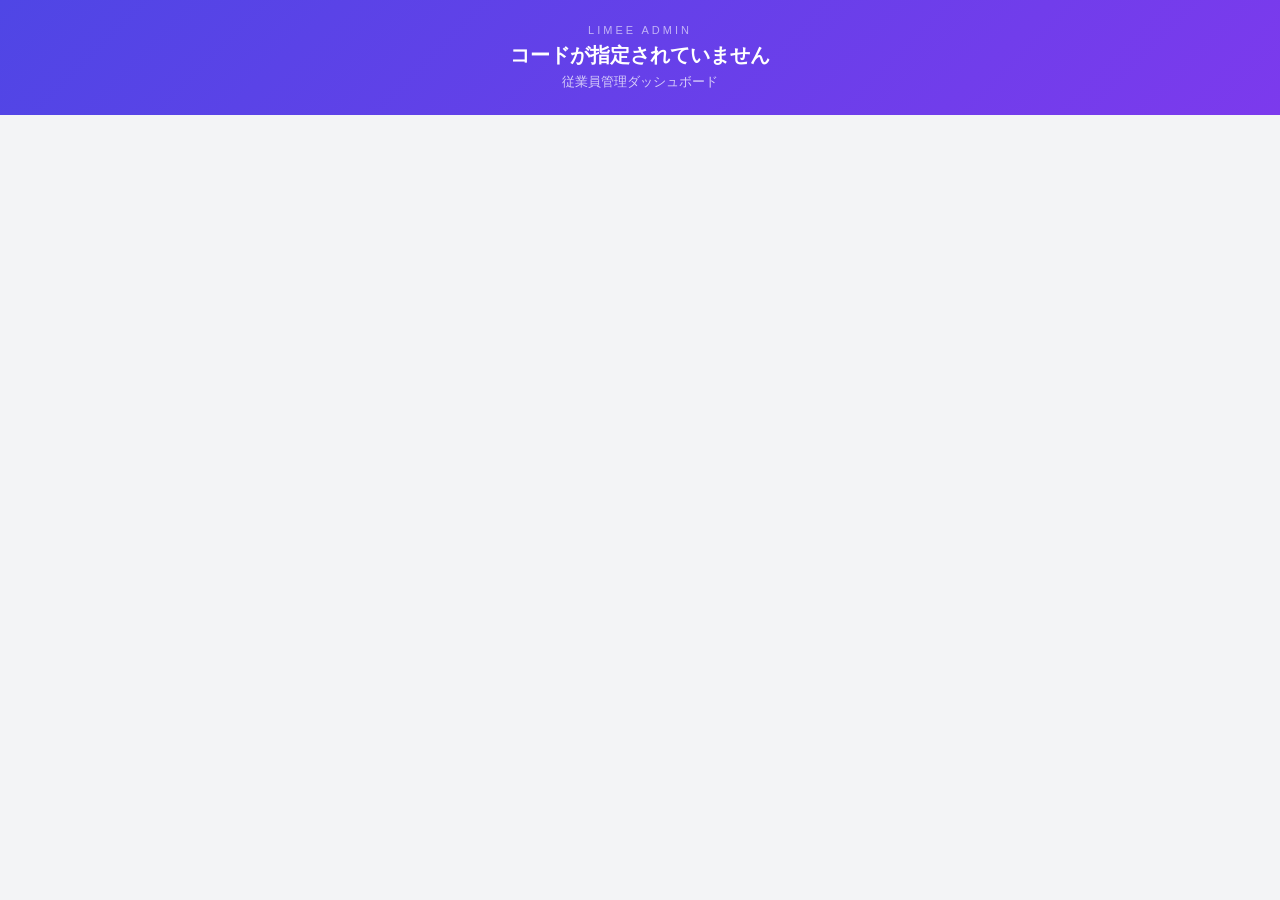
<file: company-admin.html>
<!DOCTYPE html>
<html lang="ja">
<head>
  <meta charset="UTF-8">
  <meta name="viewport" content="width=device-width, initial-scale=1.0">
  <title>リミー 従業員管理</title>
  <style>
    * { box-sizing: border-box; margin: 0; padding: 0; }
    body { font-family: 'Hiragino Sans', 'Noto Sans JP', sans-serif; background: #F3F4F6; min-height: 100vh; }

    .header {
      background: linear-gradient(135deg, #4F46E5, #7C3AED);
      padding: 24px 20px;
      text-align: center;
      color: #fff;
    }
    .header-label { font-size: 11px; letter-spacing: 3px; color: rgba(255,255,255,0.6); margin-bottom: 6px; }
    .header-company { font-size: 20px; font-weight: 800; margin-bottom: 4px; }
    .header-sub { font-size: 13px; color: rgba(255,255,255,0.75); }

    .container { max-width: 680px; margin: 0 auto; padding: 20px 16px 60px; }

    .setup-banner {
      background: #FEF3C7; border: 1.5px solid #F59E0B; border-radius: 12px;
      padding: 16px 20px; margin-bottom: 20px;
    }
    .setup-banner p { font-size: 13px; color: #92400E; margin-bottom: 10px; }
    .setup-banner input {
      width: 100%; padding: 10px 12px; border: 1.5px solid #F59E0B; border-radius: 8px;
      font-size: 13px; margin-bottom: 8px; background: #fff;
    }
    .setup-banner button {
      background: #F59E0B; color: #fff; border: none; padding: 10px 20px;
      border-radius: 8px; font-size: 13px; font-weight: 700; cursor: pointer;
    }

    .stats-grid { display: grid; grid-template-columns: 1fr 1fr 1fr; gap: 10px; margin-bottom: 16px; }
    .stat-card {
      background: #fff; border-radius: 12px; padding: 16px 12px; text-align: center;
      box-shadow: 0 1px 4px rgba(0,0,0,0.06);
    }
    .stat-label { font-size: 11px; color: #9CA3AF; margin-bottom: 4px; }
    .stat-value { font-size: 26px; font-weight: 800; color: #1F2937; }
    .stat-value.green { color: #10B981; }
    .stat-value.blue { color: #4F46E5; }

    .progress-card {
      background: #fff; border-radius: 12px; padding: 16px 20px; margin-bottom: 16px;
      box-shadow: 0 1px 4px rgba(0,0,0,0.06);
    }
    .progress-label { display: flex; justify-content: space-between; margin-bottom: 8px; font-size: 13px; color: #374151; }
    .progress-bar { background: #E5E7EB; border-radius: 99px; height: 10px; }
    .progress-fill { background: linear-gradient(90deg, #4F46E5, #7C3AED); height: 10px; border-radius: 99px; transition: width 0.6s ease; }

    .url-card {
      background: #EEF2FF; border: 1.5px solid #C7D2FE; border-radius: 12px;
      padding: 14px 16px; margin-bottom: 16px; display: flex; align-items: center; gap: 10px;
    }
    .url-card-label { font-size: 11px; color: #6366F1; font-weight: 700; white-space: nowrap; }
    .url-card-url { font-size: 12px; color: #4338CA; font-family: monospace; overflow: hidden; text-overflow: ellipsis; white-space: nowrap; flex: 1; }
    .copy-btn {
      background: #4F46E5; color: #fff; border: none; padding: 7px 14px; border-radius: 8px;
      font-size: 12px; font-weight: 700; cursor: pointer; white-space: nowrap; flex-shrink: 0;
    }
    .copy-btn:active { background: #3730A3; }

    /* KPIダッシュボード案内カード */
    .kpi-card-banner {
      background: linear-gradient(135deg, #DBEAFE, #EEF2FF);
      border: 1.5px solid #93C5FD; border-radius: 14px;
      padding: 18px 20px; margin-bottom: 18px;
    }
    .kpi-card-banner-label { font-size: 10px; font-weight: 800; color: #1E40AF; letter-spacing: 2px; margin-bottom: 6px; }
    .kpi-card-banner-title { font-size: 16px; font-weight: 800; color: #1E3A8A; margin-bottom: 6px; }
    .kpi-card-banner-sub { font-size: 12px; color: #1E40AF; line-height: 1.7; margin-bottom: 12px; }
    .kpi-card-banner-btn {
      display: inline-block; background: #2563EB; color: #fff; text-decoration: none;
      font-size: 13px; font-weight: 700; padding: 10px 20px; border-radius: 10px;
    }
    .kpi-card-banner-btn:active { background: #1E40AF; }
    .kpi-card-banner-features {
      display: flex; gap: 6px; flex-wrap: wrap; margin-bottom: 10px;
    }
    .kpi-feat-tag {
      background: rgba(255,255,255,0.7); color: #1E40AF; font-size: 10px; font-weight: 700;
      padding: 3px 8px; border-radius: 99px;
    }

    /* タブナビゲーション */
    .tab-nav {
      display: flex; gap: 6px; background: #fff; border-radius: 12px;
      padding: 6px; margin-bottom: 16px; box-shadow: 0 1px 4px rgba(0,0,0,0.06);
    }
    .tab-btn {
      flex: 1; background: transparent; border: none; padding: 10px 8px;
      border-radius: 8px; font-size: 13px; font-weight: 700; color: #6B7280;
      cursor: pointer; transition: all .15s; white-space: nowrap;
    }
    .tab-btn:hover { background: #F3F4F6; }
    .tab-btn.active { background: #4F46E5; color: #fff; }
    .tab-panel { display: none; }
    .tab-panel.active { display: block; }

    /* 回答一覧スタイル */
    .response-card {
      background: #fff; border-radius: 12px; padding: 14px 16px;
      box-shadow: 0 1px 4px rgba(0,0,0,0.06); margin-bottom: 10px;
    }
    .response-card-header { display: flex; justify-content: space-between; align-items: center; margin-bottom: 8px; }
    .response-name { font-size: 14px; font-weight: 700; color: #1F2937; }
    .response-date { font-size: 11px; color: #9CA3AF; }
    .response-meta { font-size: 11px; color: #6B7280; margin-bottom: 8px; }
    .response-scores { display: flex; gap: 6px; flex-wrap: wrap; }
    .score-chip {
      flex: 1; min-width: 0; text-align: center; background: #F9FAFB;
      border-radius: 8px; padding: 6px 4px;
    }
    .score-chip-label { font-size: 9px; color: #9CA3AF; font-weight: 600; }
    .score-chip-val { font-size: 16px; font-weight: 800; line-height: 1.2; }

    /* 簡易KPIスタイル */
    .summary-grid {
      display: grid; grid-template-columns: repeat(auto-fit, minmax(140px, 1fr));
      gap: 10px; margin-bottom: 14px;
    }
    .summary-card {
      background: #fff; border-radius: 12px; padding: 14px;
      box-shadow: 0 1px 4px rgba(0,0,0,0.06); border-top: 3px solid #6366F1;
    }
    .summary-card.green { border-top-color: #10B981; }
    .summary-card.orange { border-top-color: #F59E0B; }
    .summary-card.red { border-top-color: #EF4444; }
    .summary-card-label { font-size: 10px; font-weight: 800; color: #9CA3AF; letter-spacing: 1px; margin-bottom: 4px; }
    .summary-card-title { font-size: 11px; font-weight: 700; color: #6B7280; margin-bottom: 6px; line-height: 1.4; }
    .summary-card-value { font-size: 22px; font-weight: 800; color: #1F2937; line-height: 1; }
    .summary-card-sub { font-size: 11px; color: #9CA3AF; margin-top: 4px; }

    .section-header {
      display: flex; justify-content: space-between; align-items: center;
      margin-bottom: 12px;
    }
    .section-title { font-size: 15px; font-weight: 700; color: #1F2937; }

    .add-btn {
      background: #4F46E5; color: #fff; border: none; padding: 10px 18px; border-radius: 10px;
      font-size: 13px; font-weight: 700; cursor: pointer; display: flex; align-items: center; gap: 6px;
    }
    .add-btn:active { background: #3730A3; }
    .csv-btn {
      background: #fff; color: #4F46E5; border: 1.5px solid #4F46E5; padding: 9px 16px; border-radius: 10px;
      font-size: 13px; font-weight: 700; cursor: pointer; display: flex; align-items: center; gap: 6px;
    }
    .csv-btn:active { background: #EEF2FF; }
    .header-actions { display: flex; gap: 8px; }

    .employee-list { display: flex; flex-direction: column; gap: 10px; }

    .employee-card {
      background: #fff; border-radius: 12px; padding: 14px 16px;
      box-shadow: 0 1px 4px rgba(0,0,0,0.06);
      display: flex; align-items: center; gap: 12px;
    }
    .emp-status { font-size: 20px; flex-shrink: 0; }
    .emp-info { flex: 1; min-width: 0; }
    .emp-name { font-size: 14px; font-weight: 700; color: #1F2937; }
    .emp-email { font-size: 12px; color: #9CA3AF; margin-top: 2px; overflow: hidden; text-overflow: ellipsis; white-space: nowrap; }
    .emp-dept { display: inline-block; font-size: 11px; background: #F3F4F6; color: #6B7280; padding: 2px 8px; border-radius: 99px; margin-top: 4px; }
    .emp-badge-done { display: inline-block; font-size: 11px; background: #D1FAE5; color: #065F46; padding: 2px 8px; border-radius: 99px; margin-top: 4px; }
    .emp-badge-pending { display: inline-block; font-size: 11px; background: #FEF3C7; color: #92400E; padding: 2px 8px; border-radius: 99px; margin-top: 4px; }
    .emp-actions { display: flex; flex-direction: column; gap: 6px; flex-shrink: 0; }
    .btn-resend {
      background: #EEF2FF; color: #4F46E5; border: none; padding: 6px 12px; border-radius: 8px;
      font-size: 12px; font-weight: 600; cursor: pointer; white-space: nowrap;
    }
    .btn-resend:active { background: #C7D2FE; }
    .btn-remove {
      background: #FEF2F2; color: #EF4444; border: none; padding: 6px 12px; border-radius: 8px;
      font-size: 12px; font-weight: 600; cursor: pointer; white-space: nowrap;
    }
    .btn-remove:active { background: #FECACA; }

    .empty-state {
      background: #fff; border-radius: 12px; padding: 40px 20px; text-align: center;
      box-shadow: 0 1px 4px rgba(0,0,0,0.06);
    }
    .empty-state p { font-size: 14px; color: #9CA3AF; }

    .modal-overlay {
      display: none; position: fixed; inset: 0; background: rgba(0,0,0,0.5);
      z-index: 100; align-items: center; justify-content: center; padding: 16px;
    }
    .modal-overlay.open { display: flex; }
    .modal {
      background: #fff; border-radius: 16px; padding: 28px 24px; width: 100%; max-width: 420px;
      box-shadow: 0 20px 60px rgba(0,0,0,0.2);
    }
    .modal h3 { font-size: 16px; font-weight: 800; color: #1F2937; margin-bottom: 20px; }
    .form-group { margin-bottom: 14px; }
    .form-label { display: block; font-size: 12px; font-weight: 700; color: #374151; margin-bottom: 6px; }
    .form-input {
      width: 100%; padding: 11px 14px; border: 1.5px solid #E5E7EB; border-radius: 10px;
      font-size: 14px; outline: none; transition: border-color 0.2s;
    }
    .form-input:focus { border-color: #4F46E5; }
    .modal-actions { display: flex; gap: 10px; margin-top: 20px; }
    .btn-cancel {
      flex: 1; background: #F3F4F6; color: #374151; border: none; padding: 12px;
      border-radius: 10px; font-size: 14px; font-weight: 600; cursor: pointer;
    }
    .btn-submit {
      flex: 2; background: #4F46E5; color: #fff; border: none; padding: 12px;
      border-radius: 10px; font-size: 14px; font-weight: 700; cursor: pointer;
    }
    .btn-submit:disabled { opacity: 0.5; cursor: not-allowed; }

    .modal-lg { max-width: 640px; }
    .csv-help {
      background: #F9FAFB; border-radius: 10px; padding: 12px 14px;
      font-size: 12px; color: #4B5563; line-height: 1.7; margin-bottom: 16px;
    }
    .csv-help code { background: #fff; padding: 1px 6px; border-radius: 4px; font-size: 11px; color: #4F46E5; }
    .csv-template-btn {
      display: inline-flex; align-items: center; gap: 8px;
      background: #F59E0B; color: #fff !important; text-decoration: none;
      font-size: 14px; font-weight: 800; padding: 12px 20px; border-radius: 10px;
      box-shadow: 0 3px 10px rgba(245,158,11,0.35);
      transition: transform .1s;
    }
    .csv-template-btn:hover { background: #D97706; transform: translateY(-1px); }
    .csv-template-btn:active { background: #B45309; transform: translateY(0); }
    .csv-template-row {
      background: #FFFBEB; border: 1.5px solid #FCD34D; border-radius: 12px;
      padding: 14px 16px; margin-bottom: 14px;
      display: flex; align-items: center; justify-content: space-between; gap: 12px; flex-wrap: wrap;
    }
    .csv-template-row .lead {
      font-size: 13px; font-weight: 700; color: #92400E; line-height: 1.5;
    }
    .csv-template-row .lead small { display: block; font-size: 11px; font-weight: 500; color: #B45309; margin-top: 2px; }
    .csv-file-input {
      display: block; width: 100%; padding: 10px 12px; border: 1.5px dashed #D1D5DB;
      border-radius: 10px; background: #F9FAFB; font-size: 13px; cursor: pointer;
    }
    .csv-preview-wrap { margin-top: 16px; max-height: 280px; overflow: auto; border: 1px solid #E5E7EB; border-radius: 10px; }
    .csv-preview-table { width: 100%; border-collapse: collapse; font-size: 12px; }
    .csv-preview-table th, .csv-preview-table td {
      padding: 8px 10px; border-bottom: 1px solid #F3F4F6; text-align: left; white-space: nowrap;
    }
    .csv-preview-table th { background: #F9FAFB; font-weight: 700; color: #6B7280; font-size: 11px; }
    .csv-preview-table tr.row-err td { background: #FEF2F2; }
    .csv-preview-table .err-cell { color: #DC2626; font-size: 11px; }
    .csv-summary { display: flex; gap: 12px; margin-top: 12px; font-size: 12px; }
    .csv-summary span { padding: 4px 10px; border-radius: 99px; font-weight: 700; }
    .csv-summary .ok { background: #D1FAE5; color: #065F46; }
    .csv-summary .ng { background: #FEE2E2; color: #991B1B; }
    .csv-summary .skip { background: #FEF3C7; color: #92400E; }
    .csv-result {
      margin-top: 14px; padding: 12px 14px; border-radius: 10px; font-size: 13px;
      background: #F9FAFB; max-height: 200px; overflow: auto;
    }
    .csv-result .res-line { padding: 4px 0; border-bottom: 1px solid #F3F4F6; }
    .csv-result .res-line:last-child { border-bottom: none; }

    .toast {
      position: fixed; bottom: 24px; left: 50%; transform: translateX(-50%);
      background: #1F2937; color: #fff; padding: 12px 24px; border-radius: 99px;
      font-size: 13px; font-weight: 600; opacity: 0; transition: opacity 0.3s;
      white-space: nowrap; pointer-events: none; z-index: 200;
    }
    .toast.show { opacity: 1; }

    .spinner {
      display: inline-block; width: 18px; height: 18px;
      border: 3px solid rgba(79,70,229,0.2); border-top-color: #4F46E5;
      border-radius: 50%; animation: spin 0.8s linear infinite;
    }
    @keyframes spin { to { transform: rotate(360deg); } }

    .loading-center { text-align: center; padding: 40px; }
  </style>
</head>
<body>

<div class="header">
  <div class="header-label">LIMEE ADMIN</div>
  <div class="header-company" id="companyName">読み込み中...</div>
  <div class="header-sub">従業員管理ダッシュボード</div>
</div>

<div class="container">

  <!-- Setup banner (shown when GAS URL not set) -->
  <div class="setup-banner" id="setupBanner" style="display:none;">
    <p>⚙️ 初回設定：GAS WebアプリのURLを入力してください</p>
    <input type="url" id="gasUrlInput" placeholder="https://script.google.com/macros/s/.../exec">
    <button onclick="saveGasUrl()">保存して読み込む</button>
  </div>

  <!-- Loading state -->
  <div class="loading-center" id="loadingState">
    <div class="spinner"></div>
  </div>

  <!-- Main content -->
  <div id="mainContent" style="display:none;">

    <!-- Stats（全タブ共通の上部サマリー） -->
    <div class="stats-grid">
      <div class="stat-card">
        <div class="stat-label">登録人数</div>
        <div class="stat-value blue" id="statTotal">—</div>
      </div>
      <div class="stat-card">
        <div class="stat-label">回答完了</div>
        <div class="stat-value green" id="statDone">—</div>
      </div>
      <div class="stat-card">
        <div class="stat-label">完了率</div>
        <div class="stat-value" id="statRate">—</div>
      </div>
    </div>

    <div class="progress-card">
      <div class="progress-label">
        <span>診断完了率</span>
        <span id="progressLabel">—%</span>
      </div>
      <div class="progress-bar">
        <div class="progress-fill" id="progressFill" style="width:0%"></div>
      </div>
    </div>

    <!-- タブ切替 -->
    <div class="tab-nav">
      <button class="tab-btn active" data-tab="employees" onclick="showTab('employees', this)">👥 従業員管理</button>
      <button class="tab-btn" data-tab="responses" onclick="showTab('responses', this)">📋 回答一覧</button>
      <button class="tab-btn" data-tab="kpi" onclick="showTab('kpi', this)">📊 KPIサマリー</button>
    </div>

    <!-- タブ1: 従業員管理 -->
    <div id="panel-employees" class="tab-panel active">
      <!-- Diagnosis URL -->
      <div class="url-card" id="diagUrlCard" style="display:none;">
        <div class="url-card-label">診断URL</div>
        <div class="url-card-url" id="diagUrlText">—</div>
        <button class="copy-btn" onclick="copyDiagUrl()">コピー</button>
      </div>

      <!-- Employee list -->
      <div class="section-header">
        <div class="section-title">従業員一覧</div>
        <div class="header-actions">
          <button class="csv-btn" onclick="openCsvModal()">
            <span>📥</span> CSVで一括追加
          </button>
          <button class="add-btn" onclick="openModal()">
            <span>＋</span> 追加
          </button>
        </div>
      </div>

      <div class="employee-list" id="employeeList">
        <div class="empty-state"><p>従業員が登録されていません</p></div>
      </div>
    </div>

    <!-- タブ2: 回答一覧 -->
    <div id="panel-responses" class="tab-panel">
      <div class="section-header" style="margin-bottom:12px;">
        <div class="section-title">診断回答一覧</div>
        <span id="responsesCount" style="font-size:12px;color:#6B7280;">—</span>
      </div>
      <div id="responsesList">
        <div class="empty-state"><p>診断データを読み込み中...</p></div>
      </div>
    </div>

    <!-- タブ3: 簡易KPIサマリー -->
    <div id="panel-kpi" class="tab-panel">
      <!-- KPIダッシュボード案内（有価証券報告書対応） -->
      <div class="kpi-card-banner" id="kpiBanner" style="display:none;">
        <div class="kpi-card-banner-label">📊 人的資本KPIダッシュボード</div>
        <div class="kpi-card-banner-title">有価証券報告書対応の詳細レポートはこちら</div>
        <div class="kpi-card-banner-features">
          <span class="kpi-feat-tag">ISO 30414準拠</span>
          <span class="kpi-feat-tag">5指標+実離職率</span>
          <span class="kpi-feat-tag">属性別ブレイクダウン</span>
          <span class="kpi-feat-tag">PDF出力対応</span>
        </div>
        <div class="kpi-card-banner-sub">
          属性別ブレイクダウン・実離職率突合・ISO 30414マッピング・法定3指標警告など、この画面では見られない詳細分析を別タブで開きます。
        </div>
        <a class="kpi-card-banner-btn" id="kpiBannerLink" href="#" target="_blank">詳細KPIダッシュボードを開く →</a>
      </div>

      <div class="section-header" style="margin-bottom:12px;">
        <div class="section-title">簡易KPIサマリー（全期間）</div>
      </div>
      <div id="kpiSummary">
        <div class="empty-state"><p>診断データがまだありません</p></div>
      </div>
    </div>

  </div>
</div>

<!-- Add Employee Modal -->
<div class="modal-overlay" id="addModal">
  <div class="modal">
    <h3>従業員を追加</h3>
    <div class="form-group">
      <label class="form-label">氏名 <span style="color:#EF4444;">*</span></label>
      <input class="form-input" type="text" id="inputName" placeholder="山田 太郎">
    </div>
    <div class="form-group">
      <label class="form-label">メールアドレス <span style="color:#EF4444;">*</span></label>
      <input class="form-input" type="email" id="inputEmail" placeholder="yamada@company.com">
    </div>
    <div class="form-group">
      <label class="form-label">部署（任意）</label>
      <input class="form-input" type="text" id="inputDept" placeholder="営業部">
    </div>
    <div class="modal-actions">
      <button class="btn-cancel" onclick="closeModal()">キャンセル</button>
      <button class="btn-submit" id="submitBtn" onclick="submitAddEmployee()">追加して案内メール送信</button>
    </div>
  </div>
</div>

<!-- Bulk CSV Upload Modal -->
<div class="modal-overlay" id="csvModal">
  <div class="modal modal-lg">
    <h3>📥 CSVで一括追加</h3>
    <div class="csv-template-row">
      <div class="lead">
        まずはテンプレートをDL
        <small>サンプル入りCSV（Excelでそのまま開けます）</small>
      </div>
      <a href="#" class="csv-template-btn" onclick="downloadCsvTemplate(); return false;">⬇️ テンプレートCSVをダウンロード</a>
    </div>
    <div class="csv-help">
      <strong>CSV列構成：</strong> <code>氏名</code>, <code>メール</code>, <code>部署</code>, <code>担当マネージャーメール</code><br>
      ・1行目はヘッダー（自動でスキップされます）<br>
      ・部署・担当マネージャーメールは空欄OK<br>
      ・既に登録済みのメールアドレスは自動でスキップされます<br>
      ・アップロードと同時に全員へ招待メールが送信されます
    </div>
    <input type="file" id="csvFile" accept=".csv,text/csv" class="csv-file-input" onchange="handleCsvFile(event)">

    <div id="csvPreviewBlock" style="display:none;">
      <div class="csv-summary" id="csvSummary"></div>
      <div class="csv-preview-wrap">
        <table class="csv-preview-table">
          <thead>
            <tr><th>#</th><th>氏名</th><th>メール</th><th>部署</th><th>マネージャー</th><th>状態</th></tr>
          </thead>
          <tbody id="csvPreviewBody"></tbody>
        </table>
      </div>
    </div>

    <div id="csvResultBlock" style="display:none;">
      <div class="csv-result" id="csvResult"></div>
    </div>

    <div class="modal-actions">
      <button class="btn-cancel" onclick="closeCsvModal()">閉じる</button>
      <button class="btn-submit" id="csvSubmitBtn" onclick="submitCsvBulk()" disabled>アップロード</button>
    </div>
  </div>
</div>

<!-- Toast -->
<div class="toast" id="toast"></div>

<script>
  const params = new URLSearchParams(location.search);
  const COMPANY_CODE = params.get('code') || '';
  let GAS_URL = 'https://script.google.com/macros/s/AKfycbyGceshWFX-_kepVh5KHTvNwsrNAh7hW22U48KSp4DVvohXurOsAa6BDW7MFrsbKJ0n/exec';
  let diagUrl = '';

  function saveGasUrl() {
    const v = document.getElementById('gasUrlInput').value.trim();
    if (!v) return;
    localStorage.setItem('diag_gas_url', v);
    GAS_URL = v;
    document.getElementById('setupBanner').style.display = 'none';
    loadDashboard();
  }

  function showToast(msg, duration = 2500) {
    const t = document.getElementById('toast');
    t.textContent = msg;
    t.classList.add('show');
    setTimeout(() => t.classList.remove('show'), duration);
  }

  async function gasGet(params) {
    const qs = new URLSearchParams({ ...params }).toString();
    const res = await fetch(`${GAS_URL}?${qs}`);
    return res.json();
  }

  async function gasPost(body) {
    const res = await fetch(GAS_URL, {
      method: 'POST',
      headers: { 'Content-Type': 'text/plain' },
      body: JSON.stringify(body),
    });
    return res.json();
  }

  async function loadDashboard() {
    if (!COMPANY_CODE) {
      document.getElementById('companyName').textContent = 'コードが指定されていません';
      document.getElementById('loadingState').style.display = 'none';
      return;
    }

    try {
      const data = await gasGet({ action: 'get_company_dashboard', code: COMPANY_CODE });
      if (!data.success) {
        document.getElementById('companyName').textContent = 'エラー';
        document.getElementById('loadingState').style.display = 'none';
        showToast('❌ ' + (data.error || '読み込み失敗'), 4000);
        return;
      }

      document.getElementById('companyName').textContent = data.company.name;
      document.title = `${data.company.name} — リミー管理`;

      const { total, completed } = data.stats;
      const rate = total > 0 ? Math.round(completed / total * 100) : 0;
      document.getElementById('statTotal').textContent = total;
      document.getElementById('statDone').textContent = completed;
      document.getElementById('statRate').textContent = rate + '%';
      document.getElementById('progressLabel').textContent = rate + '%';
      document.getElementById('progressFill').style.width = rate + '%';

      if (data.diagUrl) {
        diagUrl = data.diagUrl;
        document.getElementById('diagUrlText').textContent = data.diagUrl;
        document.getElementById('diagUrlCard').style.display = 'flex';
      }

      // KPIダッシュボードリンクを設定
      if (COMPANY_CODE) {
        const kpiUrl = `kpi.html?code=${encodeURIComponent(COMPANY_CODE)}`;
        document.getElementById('kpiBannerLink').href = kpiUrl;
        document.getElementById('kpiBanner').style.display = 'block';
      }

      renderEmployees(data.employees);

      document.getElementById('loadingState').style.display = 'none';
      document.getElementById('mainContent').style.display = 'block';
    } catch (e) {
      document.getElementById('loadingState').style.display = 'none';
      document.getElementById('companyName').textContent = '読み込みエラー';
      showToast('❌ 通信エラーが発生しました', 4000);
    }
  }

  function renderEmployees(employees) {
    const list = document.getElementById('employeeList');
    if (!employees || employees.length === 0) {
      list.innerHTML = '<div class="empty-state"><p>まだ従業員が登録されていません<br>「＋ 追加」から追加してください</p></div>';
      return;
    }
    list.innerHTML = employees.map(e => `
      <div class="employee-card">
        <div class="emp-status">${e.completed ? '✅' : '⏳'}</div>
        <div class="emp-info">
          <div class="emp-name">${esc(e.name)}</div>
          <div class="emp-email">${esc(e.email)}</div>
          <div>
            ${e.department ? `<span class="emp-dept">${esc(e.department)}</span>` : ''}
            <span class="${e.completed ? 'emp-badge-done' : 'emp-badge-pending'}">${e.completed ? '回答済み' : '未回答'}</span>
          </div>
        </div>
        <div class="emp-actions">
          ${!e.completed ? `<button class="btn-resend" onclick="resend('${esc(e.email)}')">再送信</button>` : ''}
          <button class="btn-remove" onclick="removeEmployee('${esc(e.email)}', '${esc(e.name)}')">削除</button>
        </div>
      </div>
    `).join('');
  }

  function esc(s) {
    return String(s || '').replace(/&/g,'&amp;').replace(/</g,'&lt;').replace(/>/g,'&gt;').replace(/"/g,'&quot;').replace(/'/g,'&#39;');
  }

  function copyDiagUrl() {
    if (!diagUrl) return;
    navigator.clipboard.writeText(diagUrl).then(() => showToast('✅ URLをコピーしました'));
  }

  function openModal() {
    document.getElementById('inputName').value = '';
    document.getElementById('inputEmail').value = '';
    document.getElementById('inputDept').value = '';
    document.getElementById('addModal').classList.add('open');
    setTimeout(() => document.getElementById('inputName').focus(), 100);
  }

  function closeModal() {
    document.getElementById('addModal').classList.remove('open');
  }

  document.getElementById('addModal').addEventListener('click', function(e) {
    if (e.target === this) closeModal();
  });

  async function submitAddEmployee() {
    const name = document.getElementById('inputName').value.trim();
    const email = document.getElementById('inputEmail').value.trim();
    const dept = document.getElementById('inputDept').value.trim();
    if (!name || !email) { showToast('氏名とメールは必須です'); return; }

    const btn = document.getElementById('submitBtn');
    btn.disabled = true;
    btn.textContent = '送信中...';

    try {
      const res = await gasPost({ action: 'add_employee', companyCode: COMPANY_CODE, name, email, department: dept });
      if (res.success) {
        if (res.emailStatus === 'sent') {
          showToast('✅ 追加し、案内メールを送信しました');
        } else if (res.emailStatus === 'failed') {
          showToast('⚠️ 追加しましたが、メール送信に失敗：' + (res.emailError || '不明なエラー'), 6000);
        } else if (res.emailStatus === 'skipped') {
          showToast('⚠️ 追加しましたが、メールは送信されません（' + (res.emailError || 'SITE_URL未設定') + '）', 6000);
        } else {
          showToast('✅ 追加しました');
        }
        closeModal();
        loadDashboard();
      } else {
        showToast('❌ ' + (res.error || '追加失敗'), 4000);
      }
    } catch (e) {
      showToast('❌ 通信エラー', 4000);
    }

    btn.disabled = false;
    btn.textContent = '追加して案内メール送信';
  }

  // ===== CSV 一括追加 =====
  let csvParsedRows = [];

  function downloadCsvTemplate() {
    const csv = '﻿氏名,メール,部署,担当マネージャーメール\n山田太郎,yamada@example.com,営業部,manager@example.com\n佐藤花子,sato@example.com,開発部,\n';
    const blob = new Blob([csv], { type: 'text/csv;charset=utf-8' });
    const a = document.createElement('a');
    a.href = URL.createObjectURL(blob);
    a.download = 'employees_template.csv';
    a.click();
    URL.revokeObjectURL(a.href);
  }

  function openCsvModal() {
    csvParsedRows = [];
    document.getElementById('csvFile').value = '';
    document.getElementById('csvPreviewBlock').style.display = 'none';
    document.getElementById('csvResultBlock').style.display = 'none';
    document.getElementById('csvPreviewBody').innerHTML = '';
    document.getElementById('csvSummary').innerHTML = '';
    document.getElementById('csvResult').innerHTML = '';
    document.getElementById('csvSubmitBtn').disabled = true;
    document.getElementById('csvSubmitBtn').textContent = 'アップロード';
    document.getElementById('csvModal').classList.add('open');
  }
  function closeCsvModal() { document.getElementById('csvModal').classList.remove('open'); }
  document.getElementById('csvModal').addEventListener('click', function(e) {
    if (e.target === this) closeCsvModal();
  });

  function parseCsv(text) {
    // BOM除去
    if (text.charCodeAt(0) === 0xFEFF) text = text.slice(1);
    const rows = [];
    let cur = [], field = '', inQuotes = false;
    for (let i = 0; i < text.length; i++) {
      const ch = text[i];
      if (inQuotes) {
        if (ch === '"') {
          if (text[i+1] === '"') { field += '"'; i++; } else { inQuotes = false; }
        } else { field += ch; }
      } else {
        if (ch === '"') { inQuotes = true; }
        else if (ch === ',') { cur.push(field); field = ''; }
        else if (ch === '\n') { cur.push(field); rows.push(cur); cur = []; field = ''; }
        else if (ch === '\r') { /* skip */ }
        else { field += ch; }
      }
    }
    if (field.length || cur.length) { cur.push(field); rows.push(cur); }
    return rows.filter(r => r.some(c => String(c).trim() !== ''));
  }

  function handleCsvFile(ev) {
    const file = ev.target.files[0];
    if (!file) return;
    const reader = new FileReader();
    reader.onload = function(e) {
      try {
        const rows = parseCsv(e.target.result);
        if (rows.length < 2) { showToast('CSVにデータがありません', 3500); return; }
        // ヘッダー行を判定（1行目が「氏名」等を含むならスキップ）
        const headerLooksLikeHeader = /氏名|name/i.test(rows[0][0] || '');
        const dataRows = headerLooksLikeHeader ? rows.slice(1) : rows;
        const emailRe = /^[^\s@]+@[^\s@]+\.[^\s@]+$/;
        csvParsedRows = dataRows.map(r => {
          const name = String(r[0] || '').trim();
          const email = String(r[1] || '').trim();
          const dept = String(r[2] || '').trim();
          const mgr = String(r[3] || '').trim();
          const errs = [];
          if (!name) errs.push('氏名なし');
          if (!email) errs.push('メールなし');
          else if (!emailRe.test(email)) errs.push('メール形式不正');
          if (mgr && !emailRe.test(mgr)) errs.push('マネージャーメール形式不正');
          return { name, email, department: dept, managerEmail: mgr, errors: errs };
        });
        renderCsvPreview();
      } catch (err) {
        showToast('CSVの解析に失敗：' + err.message, 4000);
      }
    };
    reader.readAsText(file, 'UTF-8');
  }

  function renderCsvPreview() {
    const body = document.getElementById('csvPreviewBody');
    const validCount = csvParsedRows.filter(r => r.errors.length === 0).length;
    const errCount = csvParsedRows.length - validCount;

    body.innerHTML = csvParsedRows.map((r, i) => {
      const err = r.errors.length ? `<span class="err-cell">${r.errors.join(' / ')}</span>` : '✓';
      return `
        <tr class="${r.errors.length ? 'row-err' : ''}">
          <td>${i + 2}</td>
          <td>${esc(r.name)}</td>
          <td>${esc(r.email)}</td>
          <td>${esc(r.department)}</td>
          <td>${esc(r.managerEmail)}</td>
          <td>${err}</td>
        </tr>`;
    }).join('');

    document.getElementById('csvSummary').innerHTML = `
      <span class="ok">送信予定 ${validCount}名</span>
      ${errCount > 0 ? `<span class="ng">エラー ${errCount}名（スキップ）</span>` : ''}
    `;
    document.getElementById('csvPreviewBlock').style.display = 'block';
    document.getElementById('csvSubmitBtn').disabled = validCount === 0;
    document.getElementById('csvSubmitBtn').textContent = `${validCount}名を一括追加して招待メール送信`;
  }

  function esc(s) {
    return String(s == null ? '' : s)
      .replace(/&/g, '&amp;').replace(/</g, '&lt;').replace(/>/g, '&gt;')
      .replace(/"/g, '&quot;').replace(/'/g, '&#39;');
  }

  async function submitCsvBulk() {
    const valid = csvParsedRows.filter(r => r.errors.length === 0);
    if (!valid.length) { showToast('送信可能な行がありません'); return; }

    const btn = document.getElementById('csvSubmitBtn');
    btn.disabled = true;
    btn.textContent = '送信中... (最大1〜2分)';

    try {
      const res = await gasPost({
        action: 'bulk_add_employee',
        companyCode: COMPANY_CODE,
        employees: valid.map(r => ({ name: r.name, email: r.email, department: r.department, managerEmail: r.managerEmail })),
      });
      if (res.success) {
        const lines = [];
        lines.push(`<strong>✅ 完了：登録${res.addedCount}件 / スキップ${res.skippedCount}件 / 失敗${res.failedCount}件</strong>`);
        const mailFailed = (res.added || []).filter(a => a.emailStatus !== 'sent');
        if (mailFailed.length) {
          lines.push(`<div style="margin-top:8px;color:#92400E;">⚠️ メール送信失敗 ${mailFailed.length}件：</div>`);
          mailFailed.forEach(a => {
            lines.push(`<div class="res-line">${esc(a.name)} (${esc(a.email)}) — ${esc(a.emailError || a.emailStatus)}</div>`);
          });
        }
        (res.skipped || []).forEach(s => {
          lines.push(`<div class="res-line" style="color:#92400E;">行${s.row}: ${esc(s.name)} (${esc(s.email)}) — ${esc(s.reason)}</div>`);
        });
        (res.failed || []).forEach(f => {
          lines.push(`<div class="res-line" style="color:#991B1B;">行${f.row}: ${esc(f.name)} (${esc(f.email)}) — ${esc(f.error)}</div>`);
        });
        document.getElementById('csvResult').innerHTML = lines.join('');
        document.getElementById('csvResultBlock').style.display = 'block';
        showToast(`✅ ${res.addedCount}名を登録しました`, 3500);
        loadDashboard();
      } else {
        showToast('❌ ' + (res.error || '一括登録失敗'), 4000);
      }
    } catch (e) {
      showToast('❌ 通信エラー：' + e.message, 4000);
    }

    btn.disabled = false;
    btn.textContent = 'もう一度アップロード';
  }

  async function resend(email) {
    if (!confirm(`${email} に招待メールを再送しますか？`)) return;
    try {
      const res = await gasPost({ action: 'resend_invitation', companyCode: COMPANY_CODE, email });
      if (res.success) {
        if (res.emailStatus === 'sent') {
          showToast('✅ 再送信しました', 3000);
        } else if (res.emailStatus === 'failed') {
          showToast('⚠️ 再送に失敗：' + (res.emailError || '不明なエラー'), 6000);
        } else if (res.emailStatus === 'skipped') {
          showToast('⚠️ ' + (res.emailError || 'SITE_URL未設定'), 6000);
        } else {
          showToast('✅ 処理しました', 3000);
        }
      } else {
        showToast('❌ ' + (res.error || '失敗'), 4000);
      }
    } catch (e) {
      showToast('❌ 通信エラー', 4000);
    }
  }

  async function removeEmployee(email, name) {
    if (!confirm(`「${name}」を削除しますか？この操作は取り消せません。`)) return;
    try {
      const res = await gasPost({ action: 'remove_employee', companyCode: COMPANY_CODE, email });
      if (res.success) {
        showToast('✅ 削除しました');
        loadDashboard();
      } else {
        showToast('❌ ' + (res.error || '削除失敗'), 4000);
      }
    } catch (e) {
      showToast('❌ 通信エラー', 4000);
    }
  }

  // ===== タブ切替 =====
  let responsesLoaded = false;
  let kpiLoaded = false;

  function showTab(name, btn) {
    document.querySelectorAll('.tab-panel').forEach(p => p.classList.remove('active'));
    document.querySelectorAll('.tab-btn').forEach(b => b.classList.remove('active'));
    document.getElementById('panel-' + name).classList.add('active');
    if (btn) btn.classList.add('active');
    if (name === 'responses' && !responsesLoaded) loadResponses();
    if (name === 'kpi' && !kpiLoaded) loadKpiSummary();
  }

  // ===== 回答一覧 =====
  function scoreColor(v) {
    var n = Number(v);
    return n >= 3.5 ? '#10B981' : n >= 2.5 ? '#F59E0B' : '#EF4444';
  }

  async function loadResponses() {
    const list = document.getElementById('responsesList');
    list.innerHTML = '<div class="empty-state"><p>診断データを読み込み中...</p></div>';
    try {
      const data = await gasGet({ action: 'get_responses_company', code: COMPANY_CODE });
      if (!data.success || !data.responses || data.responses.length === 0) {
        list.innerHTML = '<div class="empty-state"><p>まだ診断回答がありません<br>従業員が診断を完了するとここに表示されます</p></div>';
        document.getElementById('responsesCount').textContent = '0名';
        responsesLoaded = true;
        return;
      }
      document.getElementById('responsesCount').textContent = data.responses.length + '名';
      list.innerHTML = data.responses.map(r => {
        const meta = [r.gender, r.age ? r.age + '歳' : '', r.job, r.type].filter(Boolean).join(' ／ ');
        const scores = [['A','立上'],['B','エンゲ'],['C','ウェル'],['D','心理的安定'],['E','継続']];
        const chips = scores.map(([k, lbl]) => {
          const v = Number(r.scores[k]).toFixed(1);
          return '<div class="score-chip"><div class="score-chip-label">' + lbl + '</div><div class="score-chip-val" style="color:' + scoreColor(v) + ';">' + v + '</div></div>';
        }).join('');
        return '<div class="response-card">' +
          '<div class="response-card-header">' +
          '<div class="response-name">' + esc(r.name) + '</div>' +
          '<div class="response-date">' + esc(r.timestamp) + '</div>' +
          '</div>' +
          (meta ? '<div class="response-meta">' + esc(meta) + '</div>' : '') +
          '<div class="response-scores">' + chips + '</div>' +
          '</div>';
      }).join('');
      responsesLoaded = true;
    } catch (e) {
      list.innerHTML = '<div class="empty-state"><p style="color:#EF4444;">読み込みエラー：' + e.message + '</p></div>';
    }
  }

  // ===== 簡易KPIサマリー =====
  async function loadKpiSummary() {
    const summary = document.getElementById('kpiSummary');
    summary.innerHTML = '<div class="empty-state"><p>KPIデータを読み込み中...</p></div>';
    try {
      const data = await gasGet({ action: 'get_kpi_company', code: COMPANY_CODE });
      if (!data.success || !data.kpi) {
        summary.innerHTML = '<div class="empty-state"><p>診断データがまだありません<br>従業員が診断を完了するとKPIが集計されます</p></div>';
        kpiLoaded = true;
        return;
      }
      const k = data.kpi;
      const sc = scoreColor;
      const card = (cls, label, title, val, sub) =>
        '<div class="summary-card ' + cls + '">' +
        '<div class="summary-card-label">' + label + '</div>' +
        '<div class="summary-card-title">' + title + '</div>' +
        '<div class="summary-card-value">' + val + '</div>' +
        '<div class="summary-card-sub">' + sub + '</div>' +
        '</div>';
      const overallCls = Number(k.avgScores.overall) >= 3.5 ? 'green' : Number(k.avgScores.overall) >= 2.5 ? 'orange' : 'red';
      const retentionCls = k.retentionRate >= 80 ? 'green' : k.retentionRate >= 60 ? 'orange' : 'red';
      const actionCls = k.avgActionRate == null ? '' : k.avgActionRate >= 70 ? 'green' : k.avgActionRate >= 40 ? 'orange' : 'red';
      const riskCls = k.riskRate >= 30 ? 'red' : k.riskRate >= 10 ? 'orange' : 'green';
      const workEnvCls = Number(k.workEnvScore) >= 3.5 ? 'green' : Number(k.workEnvScore) >= 2.5 ? 'orange' : 'red';
      summary.innerHTML =
        '<div class="summary-grid">' +
        card(overallCls, '指標①', 'エンゲージメントスコア', k.avgScores.overall + '<span style="font-size:12px;font-weight:600;color:#6B7280;"> / 5.0</span>', '6因子総合 ／ 回答 ' + k.totalRespondents + '名') +
        card(retentionCls, '指標②', 'オンボーディング定着率', (k.retentionRate != null ? k.retentionRate : '—') + '<span style="font-size:12px;">%</span>', '継続定着意思 ≥ 3.5 の割合') +
        card(actionCls, '指標③', 'マネジメントアクション実施率', k.avgActionRate != null ? k.avgActionRate + '<span style="font-size:12px;">%</span>' : '—', k.avgActionRate != null ? '全期間平均' : 'まだデータなし') +
        card(riskCls, '指標④', '早期離職リスク検知率', k.riskRate + '<span style="font-size:12px;">%</span>', k.atRiskCount + '名 / ' + k.totalRespondents + '名（低いほど良）') +
        card(workEnvCls, '指標⑤', '職場環境スコア', (k.workEnvScore != null ? k.workEnvScore : '—') + '<span style="font-size:12px;font-weight:600;color:#6B7280;"> / 5.0</span>', '関係性 共有度＋心理的安全性') +
        '</div>' +
        '<div style="background:#fff;border-radius:12px;padding:16px;box-shadow:0 1px 4px rgba(0,0,0,0.06);">' +
        '<div style="font-size:13px;font-weight:700;margin-bottom:12px;color:#1F2937;">📊 インプット指標：6因子スコア（全期間平均）</div>' +
        [
          ['A','業務負荷'],['B','業務適応'],
          ['C','関係性の共有度'],['D','関係性の心理的安全性'],
          ['E','自己調整感'],['F','行動の変化']
        ].map(([key, label]) => {
          const raw = k.avgScores[key];
          if (raw == null || raw === '') return '';
          const v = Number(raw);
          const pct = Math.round(v / 5 * 100);
          return '<div style="display:flex;align-items:center;gap:10px;margin-bottom:8px;">' +
            '<div style="width:160px;font-size:11px;color:#374151;">' + label + '</div>' +
            '<div style="flex:1;background:#F3F4F6;border-radius:99px;height:8px;">' +
            '<div style="background:' + sc(v) + ';height:8px;border-radius:99px;width:' + pct + '%;"></div></div>' +
            '<div style="font-size:13px;font-weight:700;color:' + sc(v) + ';width:32px;">' + v.toFixed(1) + '</div></div>';
        }).join('') +
        '<div style="font-size:13px;font-weight:700;margin:16px 0 12px;color:#1F2937;">🎯 アウトカム指標</div>' +
        (function() {
          const raw = k.avgScores.G;
          if (raw == null || raw === '') return '<div style="font-size:11px;color:#9CA3AF;">継続定着意思データなし（旧データの可能性）</div>';
          const v = Number(raw);
          const pct = Math.round(v / 5 * 100);
          return '<div style="display:flex;align-items:center;gap:10px;">' +
            '<div style="width:160px;font-size:11px;color:#374151;">継続定着意思</div>' +
            '<div style="flex:1;background:#F3F4F6;border-radius:99px;height:8px;">' +
            '<div style="background:' + sc(v) + ';height:8px;border-radius:99px;width:' + pct + '%;"></div></div>' +
            '<div style="font-size:13px;font-weight:700;color:' + sc(v) + ';width:32px;">' + v.toFixed(1) + '</div></div>';
        })() +
        '</div>';
      kpiLoaded = true;
    } catch (e) {
      summary.innerHTML = '<div class="empty-state"><p style="color:#EF4444;">読み込みエラー：' + e.message + '</p></div>';
    }
  }

  // Init
  loadDashboard();
</script>
</body>
</html>
</file>
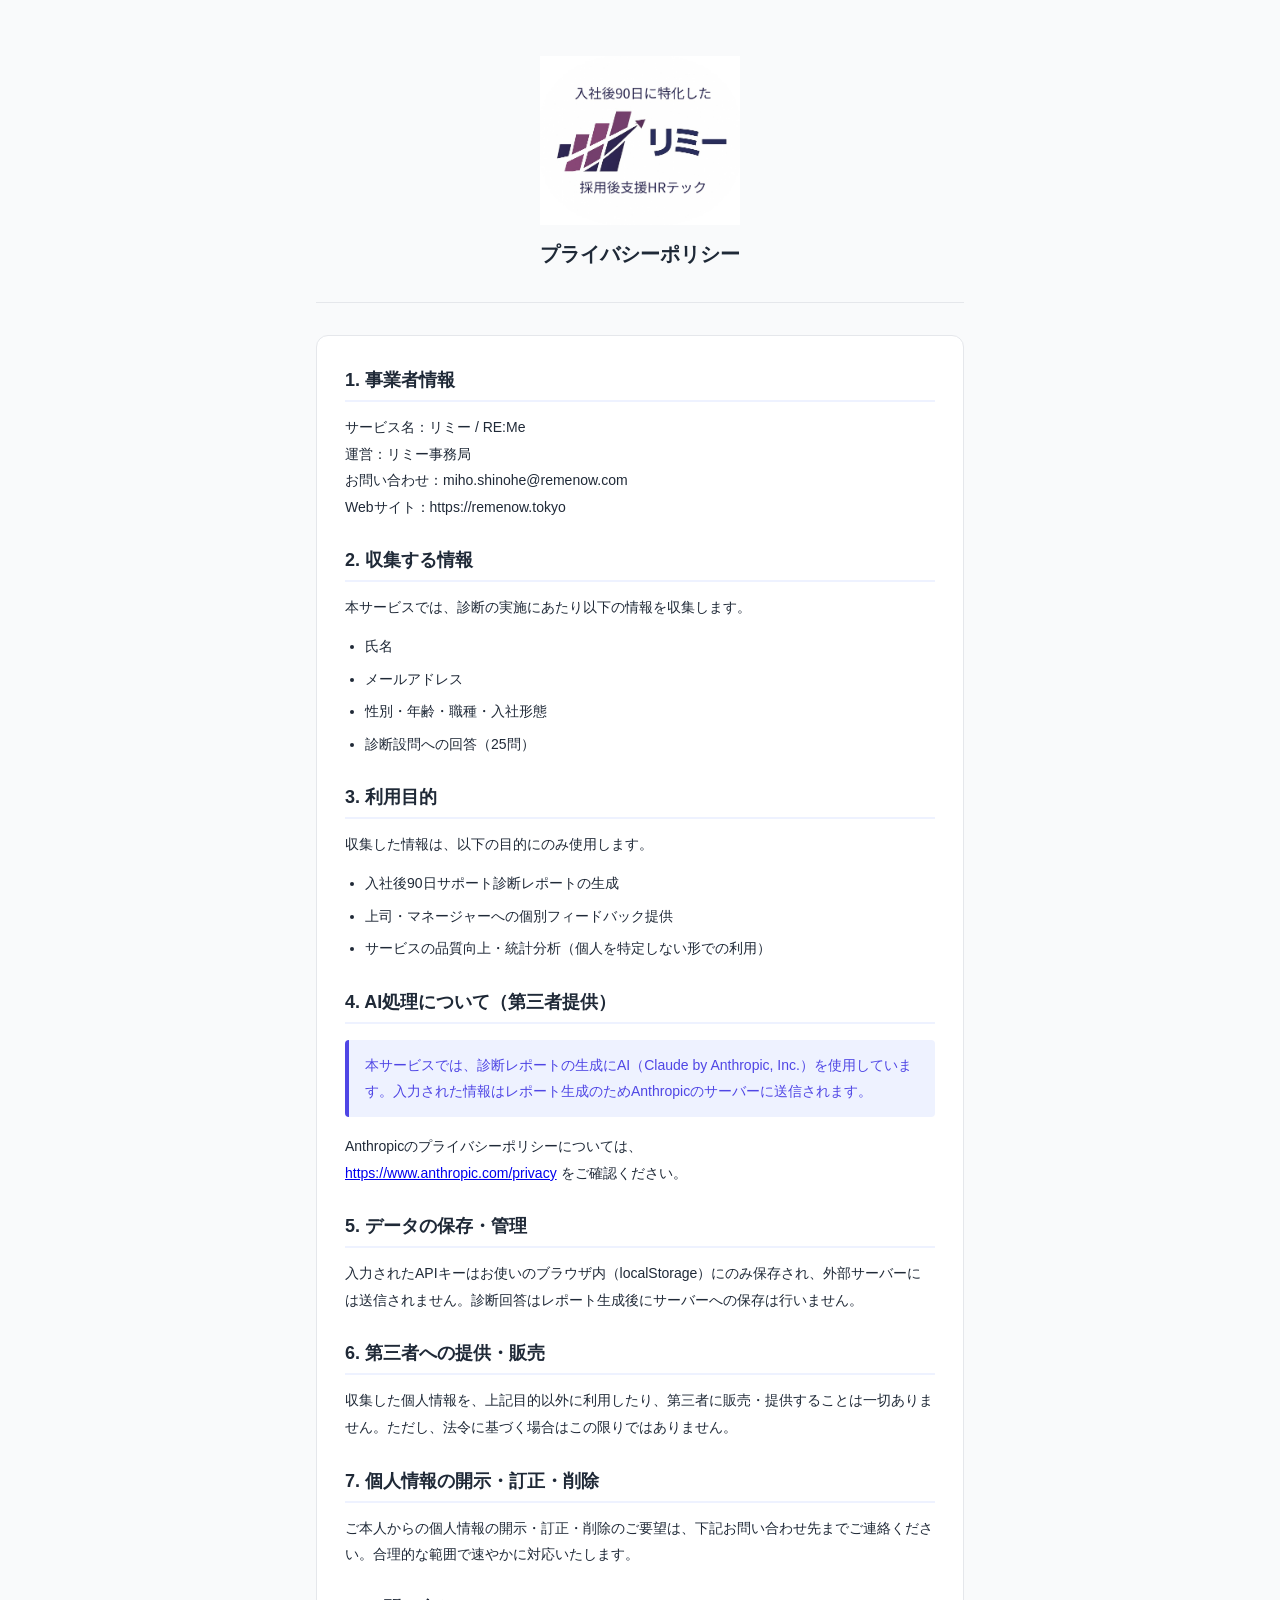
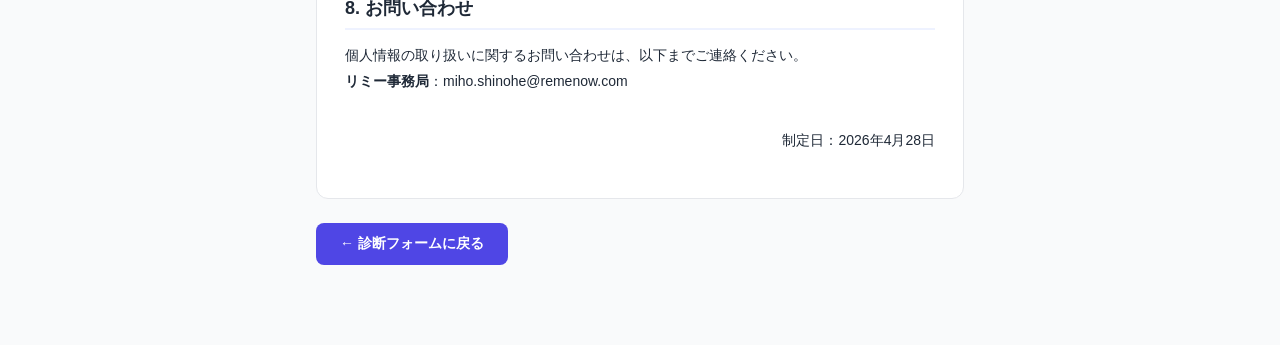
<file: privacy.html>
<!DOCTYPE html>
<html lang="ja">
<head>
  <meta charset="UTF-8">
  <meta name="viewport" content="width=device-width, initial-scale=1.0">
  <title>プライバシーポリシー｜リミー / RE:Me</title>
  <link rel="stylesheet" href="style.css">
  <style>
    .privacy-container {
      max-width: 680px;
      margin: 0 auto;
      padding: 24px 16px 80px;
    }
    .privacy-header {
      text-align: center;
      padding: 32px 0 24px;
      border-bottom: 1px solid var(--border);
      margin-bottom: 32px;
    }
    .privacy-body {
      background: var(--white);
      border-radius: var(--radius);
      padding: 32px 28px;
      border: 1px solid var(--border);
    }
    .privacy-body h2 {
      font-size: 18px;
      font-weight: 700;
      color: var(--text);
      margin: 28px 0 12px;
      padding-bottom: 8px;
      border-bottom: 2px solid var(--primary-light);
    }
    .privacy-body h2:first-child { margin-top: 0; }
    .privacy-body p {
      font-size: 14px;
      line-height: 1.9;
      color: var(--text);
      margin-bottom: 12px;
    }
    .privacy-body ul {
      padding-left: 20px;
      margin-bottom: 12px;
    }
    .privacy-body ul li {
      font-size: 14px;
      line-height: 1.9;
      color: var(--text);
      margin-bottom: 6px;
    }
    .privacy-body .note {
      background: var(--primary-light);
      border-left: 4px solid var(--primary);
      border-radius: 4px;
      padding: 12px 16px;
      margin: 16px 0;
    }
    .privacy-body .note p {
      margin: 0;
      color: var(--primary);
      font-weight: 500;
    }
    .privacy-updated {
      font-size: 12px;
      color: var(--text-sub);
      text-align: right;
      margin-top: 32px;
    }
    .back-btn {
      display: inline-block;
      margin-top: 24px;
      padding: 12px 24px;
      background: var(--primary);
      color: white;
      border-radius: 8px;
      text-decoration: none;
      font-size: 14px;
      font-weight: 600;
    }
    .back-btn:hover { background: #4338CA; }
  </style>
</head>
<body style="background: var(--bg);">
  <div class="privacy-container">

    <div class="privacy-header">
      <img src="logo.jpg" alt="リミー" class="logo-img">
      <h1 style="font-size:20px; margin-top:8px;">プライバシーポリシー</h1>
    </div>

    <div class="privacy-body">

      <h2>1. 事業者情報</h2>
      <p>
        サービス名：リミー / RE:Me<br>
        運営：リミー事務局<br>
        お問い合わせ：miho.shinohe@remenow.com<br>
        Webサイト：https://remenow.tokyo
      </p>

      <h2>2. 収集する情報</h2>
      <p>本サービスでは、診断の実施にあたり以下の情報を収集します。</p>
      <ul>
        <li>氏名</li>
        <li>メールアドレス</li>
        <li>性別・年齢・職種・入社形態</li>
        <li>診断設問への回答（25問）</li>
      </ul>

      <h2>3. 利用目的</h2>
      <p>収集した情報は、以下の目的にのみ使用します。</p>
      <ul>
        <li>入社後90日サポート診断レポートの生成</li>
        <li>上司・マネージャーへの個別フィードバック提供</li>
        <li>サービスの品質向上・統計分析（個人を特定しない形での利用）</li>
      </ul>

      <h2>4. AI処理について（第三者提供）</h2>
      <div class="note">
        <p>本サービスでは、診断レポートの生成にAI（Claude by Anthropic, Inc.）を使用しています。入力された情報はレポート生成のためAnthropicのサーバーに送信されます。</p>
      </div>
      <p>
        Anthropicのプライバシーポリシーについては、<br>
        <a href="https://www.anthropic.com/privacy" target="_blank" rel="noopener">https://www.anthropic.com/privacy</a> をご確認ください。
      </p>

      <h2>5. データの保存・管理</h2>
      <p>
        入力されたAPIキーはお使いのブラウザ内（localStorage）にのみ保存され、外部サーバーには送信されません。診断回答はレポート生成後にサーバーへの保存は行いません。
      </p>

      <h2>6. 第三者への提供・販売</h2>
      <p>
        収集した個人情報を、上記目的以外に利用したり、第三者に販売・提供することは一切ありません。ただし、法令に基づく場合はこの限りではありません。
      </p>

      <h2>7. 個人情報の開示・訂正・削除</h2>
      <p>
        ご本人からの個人情報の開示・訂正・削除のご要望は、下記お問い合わせ先までご連絡ください。合理的な範囲で速やかに対応いたします。
      </p>

      <h2>8. お問い合わせ</h2>
      <p>
        個人情報の取り扱いに関するお問い合わせは、以下までご連絡ください。<br>
        <strong>リミー事務局</strong>：miho.shinohe@remenow.com
      </p>

      <p class="privacy-updated">制定日：2026年4月28日</p>

    </div>

    <a href="index.html" class="back-btn">← 診断フォームに戻る</a>

  </div>
</body>
</html>
</file>
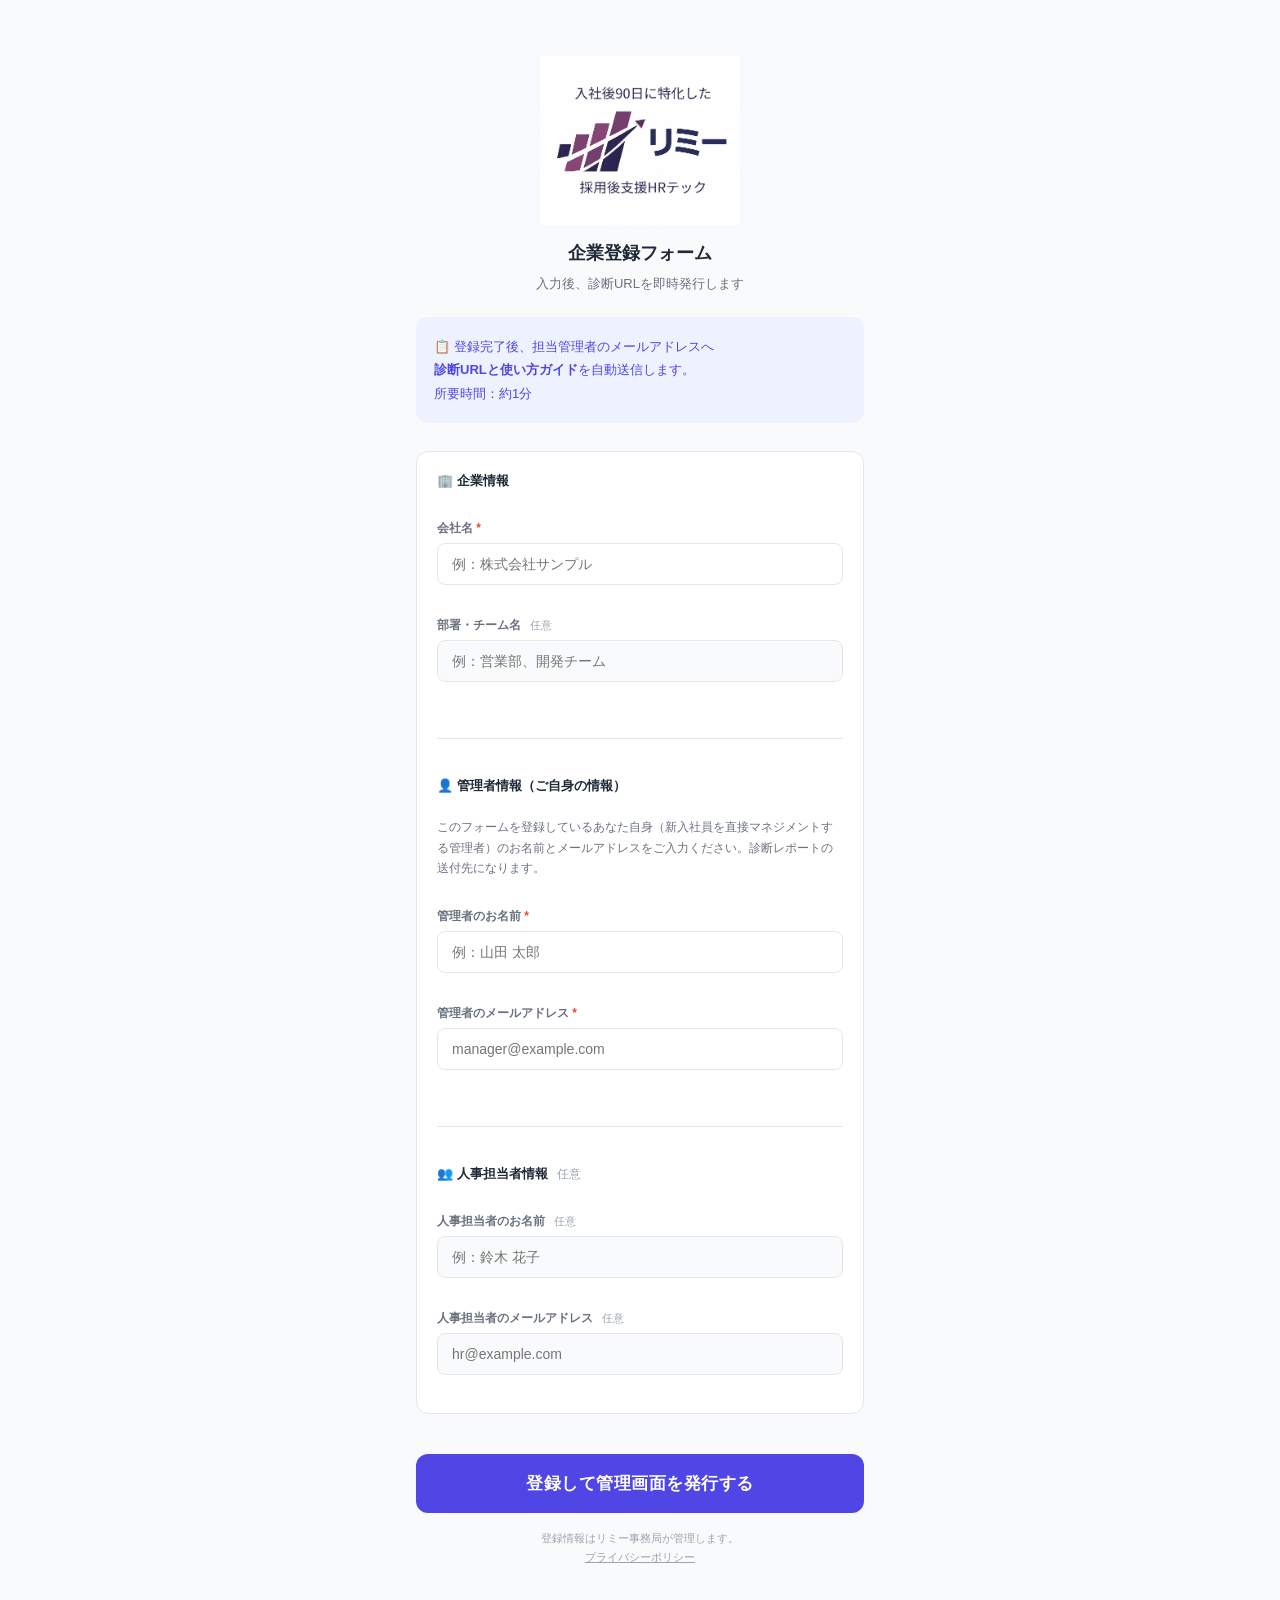
<file: register.html>
<!DOCTYPE html>
<html lang="ja">
<head>
  <meta charset="UTF-8">
  <meta name="viewport" content="width=device-width, initial-scale=1.0">
  <title>リミー｜企業登録フォーム</title>
  <link rel="stylesheet" href="style.css">
  <style>
    .reg-label { display:block; font-size:12px; font-weight:700; color:var(--text-sub); margin-bottom:6px; }
    .reg-input { width:100%; border:1px solid var(--border); border-radius:8px; padding:12px 14px; font-size:14px; outline:none; box-sizing:border-box; font-family:inherit; }
    .reg-input:focus { border-color:var(--primary); }
    .reg-input.optional { background:var(--bg); }
    .optional-tag { font-size:11px; font-weight:400; color:#9CA3AF; margin-left:6px; }
    .field { margin-bottom:18px; }
    .divider { border:none; border-top:1px solid var(--border); margin:24px 0; }
    .intro-box { background:var(--primary-light); border-radius:12px; padding:18px; margin-bottom:28px; }
  </style>
</head>
<body>

  <!-- 登録フォーム -->
  <div id="form-screen">
    <div class="container" style="max-width:480px;">
      <div class="header">
        <img src="logo.jpg" alt="リミー" class="logo-img">
        <h1 style="font-size:18px;margin-top:8px;">企業登録フォーム</h1>
        <p style="font-size:13px;color:var(--text-sub);margin-top:6px;">入力後、診断URLを即時発行します</p>
      </div>

      <div class="intro-box">
        <p style="margin:0;font-size:13px;color:var(--primary);line-height:1.8;">
          📋 登録完了後、担当管理者のメールアドレスへ<br>
          <strong>診断URLと使い方ガイド</strong>を自動送信します。<br>
          所要時間：約1分
        </p>
      </div>

      <div class="profile-fields">

        <p style="font-size:13px;font-weight:700;color:var(--text);margin:0 0 16px;">🏢 企業情報</p>

        <div class="field">
          <label class="reg-label">会社名 <span style="color:#EF4444;">*</span></label>
          <input type="text" id="company-name" class="reg-input" placeholder="例：株式会社サンプル">
        </div>

        <div class="field">
          <label class="reg-label">部署・チーム名 <span class="optional-tag">任意</span></label>
          <input type="text" id="team-name" class="reg-input optional" placeholder="例：営業部、開発チーム">
        </div>

        <hr class="divider">
        <p style="font-size:13px;font-weight:700;color:var(--text);margin:0 0 16px;">👤 管理者情報（ご自身の情報）</p>
        <p style="font-size:12px;color:var(--text-sub);margin:-8px 0 16px;line-height:1.7;">このフォームを登録しているあなた自身（新入社員を直接マネジメントする管理者）のお名前とメールアドレスをご入力ください。診断レポートの送付先になります。</p>

        <div class="field">
          <label class="reg-label">管理者のお名前 <span style="color:#EF4444;">*</span></label>
          <input type="text" id="manager-name" class="reg-input" placeholder="例：山田 太郎">
        </div>

        <div class="field">
          <label class="reg-label">管理者のメールアドレス <span style="color:#EF4444;">*</span></label>
          <input type="email" id="manager-email" class="reg-input" placeholder="manager@example.com">
        </div>

        <hr class="divider">
        <p style="font-size:13px;font-weight:700;color:var(--text);margin:0 0 16px;">👥 人事担当者情報 <span class="optional-tag" style="font-size:12px;">任意</span></p>

        <div class="field">
          <label class="reg-label">人事担当者のお名前 <span class="optional-tag">任意</span></label>
          <input type="text" id="hr-name" class="reg-input optional" placeholder="例：鈴木 花子">
        </div>

        <div class="field">
          <label class="reg-label">人事担当者のメールアドレス <span class="optional-tag">任意</span></label>
          <input type="email" id="hr-email" class="reg-input optional" placeholder="hr@example.com">
        </div>

      </div>

      <button onclick="submitRegistration()" class="submit-btn" id="submit-btn">登録して管理画面を発行する</button>
      <p id="form-error" style="color:#EF4444;font-size:13px;text-align:center;margin-top:8px;display:none;"></p>

      <p style="font-size:11px;color:#9CA3AF;text-align:center;margin-top:16px;line-height:1.7;">
        登録情報はリミー事務局が管理します。<br>
        <a href="privacy.html" style="color:#9CA3AF;">プライバシーポリシー</a>
      </p>
    </div>
  </div>

  <!-- 完了画面 -->
  <div id="done-screen" class="hidden">
    <div class="container" style="max-width:560px;padding-top:50px;padding-bottom:60px;text-align:center;">
      <p style="font-size:48px;margin:0 0 16px;">🎉</p>
      <h2 style="font-size:22px;color:var(--text);margin-bottom:8px;">登録が完了しました！</h2>
      <p id="done-company" style="font-size:16px;font-weight:700;color:var(--primary);margin-bottom:14px;"></p>
      <p style="font-size:13px;color:var(--text-sub);line-height:1.8;margin-bottom:28px;">
        管理者のメールアドレスへ<strong>使い方ガイド</strong>を送信しました。<br>
        まずは下の「管理画面を開く」から従業員を追加してください。
      </p>

      <!-- 🏢 PRIMARY: 管理画面（最初にやること） -->
      <div style="background:linear-gradient(135deg,#4F46E5,#7C3AED);border-radius:14px;padding:22px 24px;margin-bottom:18px;text-align:left;color:#fff;box-shadow:0 4px 16px rgba(79,70,229,0.25);">
        <div style="display:flex;align-items:center;gap:8px;margin-bottom:10px;">
          <span style="background:#fff;color:#4F46E5;font-size:11px;font-weight:800;padding:3px 10px;border-radius:99px;">STEP 1</span>
          <span style="font-size:11px;opacity:0.9;font-weight:600;letter-spacing:1px;">まずここから</span>
        </div>
        <h3 style="margin:0 0 4px;font-size:18px;font-weight:800;">🏢 管理画面を開く</h3>
        <p style="margin:0 0 14px;font-size:12px;opacity:0.95;line-height:1.7;">
          従業員の追加・診断URLの共有・回答状況・KPIサマリーを一括管理できます。<br>
          <strong>このURLをブックマーク</strong>してください。
        </p>
        <div style="background:rgba(255,255,255,0.13);border-radius:8px;padding:10px 12px;margin-bottom:12px;">
          <p id="done-admin-url" style="font-size:11px;font-family:monospace;word-break:break-all;margin:0;opacity:0.95;"></p>
        </div>
        <div style="display:flex;gap:8px;flex-wrap:wrap;">
          <a id="open-admin-btn" href="#" target="_blank" style="display:inline-block;background:#fff;color:#4F46E5;font-size:14px;font-weight:800;padding:11px 24px;border-radius:8px;text-decoration:none;">管理画面を開く →</a>
          <button onclick="copyAdminUrl()" style="background:rgba(255,255,255,0.2);color:#fff;border:1px solid rgba(255,255,255,0.5);font-size:13px;font-weight:700;padding:10px 18px;border-radius:8px;cursor:pointer;">URLをコピー</button>
        </div>
      </div>

      <!-- 📋 SECONDARY: 診断URL（直接共有する場合） -->
      <div style="background:#F9FAFB;border:1px solid #E5E7EB;border-radius:12px;padding:18px 20px;margin-bottom:16px;text-align:left;">
        <div style="display:flex;align-items:center;gap:8px;margin-bottom:8px;">
          <span style="background:#E5E7EB;color:#6B7280;font-size:10px;font-weight:700;padding:2px 8px;border-radius:99px;">参考</span>
          <span style="font-size:11px;color:#9CA3AF;font-weight:600;">従業員向け診断URL</span>
        </div>
        <p style="margin:0 0 8px;font-size:11px;color:#6B7280;line-height:1.6;">
          通常は<strong>管理画面から従業員を追加</strong>すると招待メールが自動送信されます。直接共有したい場合のみこちらをお使いください。
        </p>
        <div style="background:#fff;border:1px solid #E5E7EB;border-radius:6px;padding:8px 10px;margin-bottom:8px;">
          <p id="done-url" style="font-size:11px;font-family:monospace;color:#374151;word-break:break-all;margin:0;"></p>
        </div>
        <button onclick="copyUrl()" style="padding:6px 14px;background:#fff;color:#4F46E5;border:1px solid #C7D2FE;border-radius:6px;font-size:12px;font-weight:700;cursor:pointer;">診断URLをコピー</button>
      </div>

      <p style="font-size:12px;color:var(--text-sub);line-height:1.8;">
        診断結果は管理者のメールへ自動送信され、管理画面・KPIダッシュボードでも確認できます。
      </p>
    </div>
  </div>

  <!-- エラー画面 -->
  <div id="error-screen" class="hidden">
    <div class="container" style="max-width:480px;padding-top:80px;text-align:center;">
      <p style="font-size:40px;">⚠️</p>
      <h2 style="font-size:18px;color:var(--text);margin-bottom:8px;">エラーが発生しました</h2>
      <p id="error-message" style="font-size:14px;color:var(--text-sub);"></p>
      <button onclick="location.reload()" style="margin-top:20px;padding:10px 24px;background:var(--primary);color:white;border:none;border-radius:8px;font-size:14px;cursor:pointer;">もう一度試す</button>
    </div>
  </div>

  <script>
    const APPS_SCRIPT_URL = 'https://script.google.com/macros/s/AKfycbyGceshWFX-_kepVh5KHTvNwsrNAh7hW22U48KSp4DVvohXurOsAa6BDW7MFrsbKJ0n/exec';
    const params = new URLSearchParams(window.location.search);
    const regToken = params.get('token') || '';
    let generatedUrl = '';
    let generatedAdminUrl = '';

    async function submitRegistration() {
      const companyName  = document.getElementById('company-name').value.trim();
      const teamName     = document.getElementById('team-name').value.trim();
      const managerName  = document.getElementById('manager-name').value.trim();
      const managerEmail = document.getElementById('manager-email').value.trim();
      const hrName       = document.getElementById('hr-name').value.trim();
      const hrEmail      = document.getElementById('hr-email').value.trim();

      if (!companyName || !managerName || !managerEmail) {
        showError('会社名・管理者名・管理者メールアドレスは必須です');
        return;
      }

      const btn = document.getElementById('submit-btn');
      btn.disabled = true;
      btn.textContent = '登録中...';

      try {
        const res = await fetch(APPS_SCRIPT_URL, {
          method: 'POST',
          headers: { 'Content-Type': 'text/plain' },
          body: JSON.stringify({
            action: 'register_company',
            regToken, companyName, teamName, managerName, managerEmail, hrName, hrEmail,
          }),
        });
        const data = await res.json();
        if (!data.success) throw new Error(data.error);

        generatedUrl = data.diagUrl || data.url;
        generatedAdminUrl = data.adminUrl || '';
        document.getElementById('done-company').textContent =
          companyName + (teamName ? ` ／ ${teamName}` : '');
        document.getElementById('done-url').textContent = generatedUrl;
        document.getElementById('done-admin-url').textContent = generatedAdminUrl;
        document.getElementById('open-admin-btn').href = generatedAdminUrl;
        document.getElementById('form-screen').classList.add('hidden');
        document.getElementById('done-screen').classList.remove('hidden');
      } catch(e) {
        const errEl = document.getElementById('form-error');
        errEl.textContent = e.message === '無効なトークンです'
          ? '登録リンクが正しくありません。リミー事務局からお送りしたリンクをご確認ください。'
          : '登録に失敗しました。もう一度お試しください。';
        errEl.style.display = 'block';
        btn.disabled = false;
        btn.textContent = '登録して管理画面を発行する';
      }
    }

    function showError(msg) {
      const errEl = document.getElementById('form-error');
      errEl.textContent = msg;
      errEl.style.display = 'block';
    }

    function copyUrl() {
      navigator.clipboard.writeText(generatedUrl).then(() => alert('診断URLをコピーしました'));
    }
    function copyAdminUrl() {
      navigator.clipboard.writeText(generatedAdminUrl).then(() => alert('管理画面URLをコピーしました'));
    }
  </script>
</body>
</html>
</file>
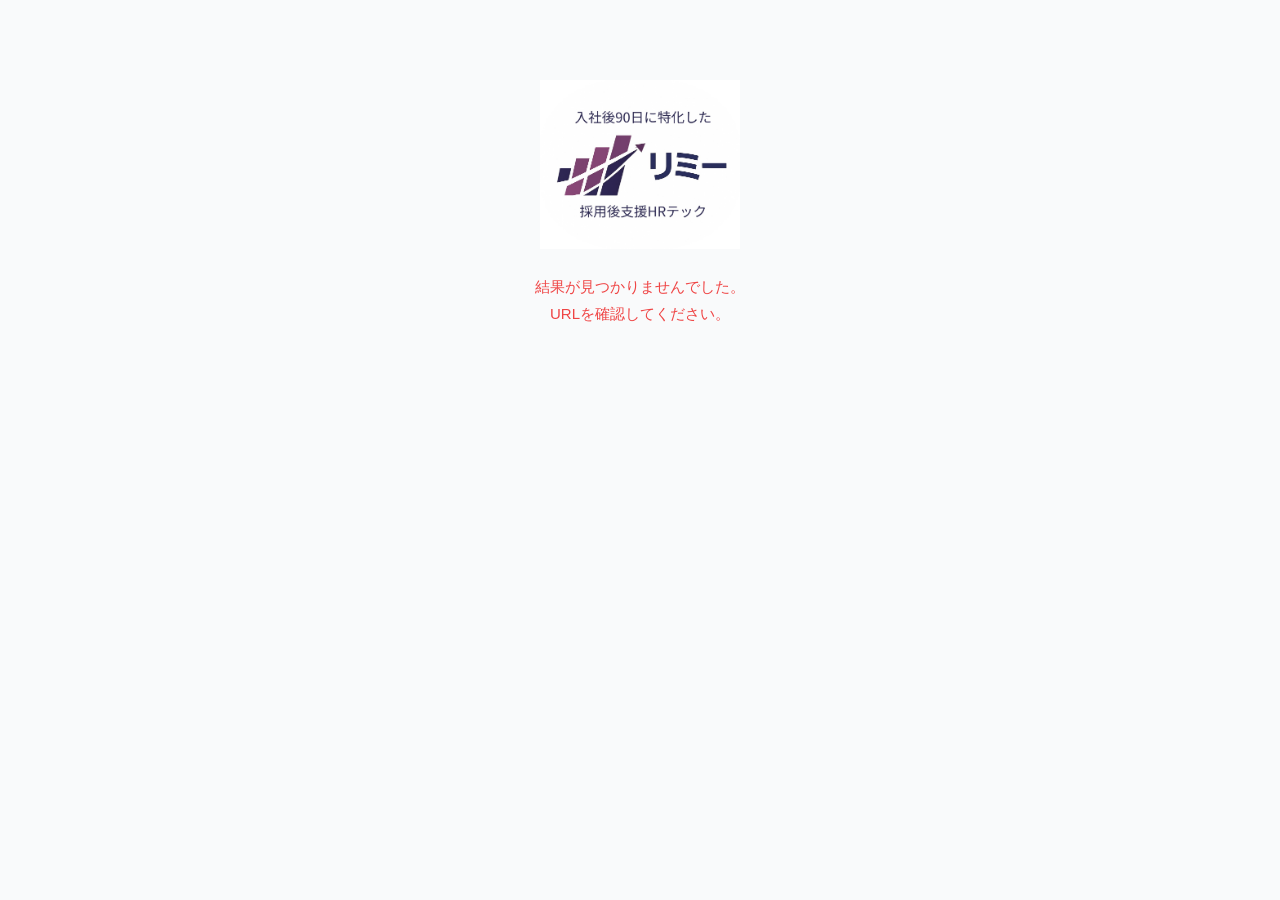
<file: result.html>
<!DOCTYPE html>
<html lang="ja">
<head>
  <meta charset="UTF-8">
  <meta name="viewport" content="width=device-width, initial-scale=1.0">
  <title>診断結果｜リミー / RE:Me</title>
  <link rel="stylesheet" href="style.css">
</head>
<body>

  <div id="loading-screen">
    <div class="loading-content">
      <div class="spinner"></div>
      <p>結果を読み込んでいます…</p>
    </div>
  </div>

  <div id="result-screen" class="hidden">
    <div class="container">
      <div class="header">
        <img src="logo.jpg" alt="リミー" class="logo-img">
        <h2 id="result-name-title">診断レポート</h2>
        <p id="result-date" class="subtitle"></p>
      </div>

      <div class="chart-section">
        <h3>6因子スコア</h3>
        <canvas id="radar-chart" width="480" height="340" style="max-width:100%;height:auto;"></canvas>
      </div>

      <div class="score-bars" id="score-bars"></div>

      <div class="ai-report">
        <div class="report-label">あなたへのパーソナルレポート</div>
        <div id="ai-report-content" class="report-content"></div>
      </div>

      <div class="result-actions no-print">
        <button class="action-btn action-pdf" onclick="window.print()">📄 PDFで保存</button>
      </div>

      <!-- フィードバック -->
      <div class="no-print" id="fb-section" style="margin:32px 0 48px;background:#F9FAFB;border-radius:16px;padding:24px;border:1px solid #E5E7EB;">
        <p style="font-size:14px;font-weight:800;color:#1F2937;margin:0 0 4px;">📝 この診断はいかがでしたか？</p>
        <p style="font-size:12px;color:#6B7280;margin:0 0 20px;">所要時間：約2分（任意）。ご意見はサービス改善に活用します。</p>

        <div id="fb-form-emp">

          <!-- Q1: 全体満足度（絵文字） -->
          <div style="margin-bottom:18px;">
            <p style="font-size:12px;font-weight:700;color:#374151;margin:0 0 8px;">Q1. 全体的な満足度</p>
            <div style="display:flex;gap:8px;" id="fb-stars">
              <button onclick="fbRate(1)" class="fb-star" id="fs1">😞</button>
              <button onclick="fbRate(2)" class="fb-star" id="fs2">😐</button>
              <button onclick="fbRate(3)" class="fb-star" id="fs3">🙂</button>
              <button onclick="fbRate(4)" class="fb-star" id="fs4">😊</button>
              <button onclick="fbRate(5)" class="fb-star" id="fs5">🤩</button>
            </div>
          </div>

          <!-- Q2: 診断結果の正確さ -->
          <div style="margin-bottom:14px;">
            <p style="font-size:12px;font-weight:700;color:#374151;margin:0 0 8px;">Q2. 診断結果はあなたの実際の状況に合っていましたか？</p>
            <div style="display:flex;flex-direction:column;gap:6px;">
              <label class="emp-opt"><input type="radio" name="eq2" value="よく合っていた">よく合っていた</label>
              <label class="emp-opt"><input type="radio" name="eq2" value="まあまあ合っていた">まあまあ合っていた</label>
              <label class="emp-opt"><input type="radio" name="eq2" value="あまり合っていなかった">あまり合っていなかった</label>
              <label class="emp-opt"><input type="radio" name="eq2" value="わからない">わからない</label>
            </div>
          </div>

          <!-- Q3: 設問の量 -->
          <div style="margin-bottom:14px;">
            <p style="font-size:12px;font-weight:700;color:#374151;margin:0 0 8px;">Q3. 設問の数はいかがでしたか？</p>
            <div style="display:flex;gap:8px;flex-wrap:wrap;">
              <label class="emp-opt"><input type="radio" name="eq3" value="少なすぎた">少なすぎた</label>
              <label class="emp-opt"><input type="radio" name="eq3" value="ちょうどよかった">ちょうどよかった</label>
              <label class="emp-opt"><input type="radio" name="eq3" value="多すぎた">多すぎた</label>
            </div>
          </div>

          <!-- Q4: AIレポートのわかりやすさ -->
          <div style="margin-bottom:14px;">
            <p style="font-size:12px;font-weight:700;color:#374151;margin:0 0 8px;">Q4. AIレポートの内容はわかりやすかったですか？</p>
            <div style="display:flex;flex-direction:column;gap:6px;">
              <label class="emp-opt"><input type="radio" name="eq4" value="とてもわかりやすかった">とてもわかりやすかった</label>
              <label class="emp-opt"><input type="radio" name="eq4" value="わかりやすかった">わかりやすかった</label>
              <label class="emp-opt"><input type="radio" name="eq4" value="少しわかりにくかった">少しわかりにくかった</label>
              <label class="emp-opt"><input type="radio" name="eq4" value="わかりにくかった">わかりにくかった</label>
            </div>
          </div>

          <!-- Q5: 推薦意向 -->
          <div style="margin-bottom:14px;">
            <p style="font-size:12px;font-weight:700;color:#374151;margin:0 0 8px;">Q5. この診断を同僚や知人に勧めたいと思いますか？</p>
            <div style="display:flex;gap:8px;flex-wrap:wrap;">
              <label class="emp-opt"><input type="radio" name="eq5" value="ぜひ勧めたい">ぜひ勧めたい</label>
              <label class="emp-opt"><input type="radio" name="eq5" value="内容次第で">内容次第で</label>
              <label class="emp-opt"><input type="radio" name="eq5" value="あまり勧めたくない">あまり勧めたくない</label>
            </div>
          </div>

          <!-- Q6: 自由コメント -->
          <div style="margin-bottom:16px;">
            <p style="font-size:12px;font-weight:700;color:#374151;margin:0 0 8px;">Q6. ご感想・気になった点など（任意）</p>
            <textarea id="fb-comment" rows="3" placeholder="良かった点、改善してほしい点など、何でもどうぞ" style="width:100%;padding:10px;border-radius:8px;border:1.5px solid #E5E7EB;font-size:13px;font-family:inherit;resize:vertical;outline:none;"></textarea>
          </div>

          <button onclick="fbSubmit()" id="fb-btn" style="background:#4F46E5;color:#fff;border:none;padding:12px 24px;border-radius:8px;font-size:13px;font-weight:700;cursor:pointer;width:100%;">送信する</button>
          <p id="fb-done" style="display:none;font-size:13px;color:#10B981;margin-top:10px;font-weight:700;text-align:center;">ありがとうございました！</p>
        </div>
      </div>

      <style>
        .fb-star { background:none;border:2px solid #E5E7EB;border-radius:8px;font-size:22px;width:48px;height:48px;cursor:pointer;transition:all 0.15s; }
        .fb-star.on { border-color:#4F46E5;background:#EEF2FF; }
        .emp-opt { display:flex;align-items:center;gap:8px;font-size:13px;color:#374151;cursor:pointer;padding:8px 12px;border-radius:8px;border:1.5px solid #E5E7EB;background:#fff;transition:all 0.15s; }
        .emp-opt:hover { background:#EEF2FF;border-color:#4F46E5; }
        .emp-opt input { accent-color:#4F46E5;flex-shrink:0; }
      </style>
      <script>
        var fbRating = 0;
        function fbRate(n) {
          fbRating = n;
          for (var i=1;i<=5;i++) document.getElementById('fs'+i).classList.toggle('on', i===n);
        }
        function empRadio(name) {
          var el = document.querySelector('input[name="'+name+'"]:checked');
          return el ? el.value : '未回答';
        }
        function fbSubmit() {
          var btn = document.getElementById('fb-btn');
          if (!fbRating) { alert('Q1の満足度を選択してください'); return; }
          btn.disabled = true; btn.textContent = '送信中...';
          var params = new URLSearchParams(location.search);
          var structured =
            '【Q2 診断の正確さ】' + empRadio('eq2') + '\n' +
            '【Q3 設問の量】' + empRadio('eq3') + '\n' +
            '【Q4 レポートのわかりやすさ】' + empRadio('eq4') + '\n' +
            '【Q5 推薦意向】' + empRadio('eq5') + '\n' +
            '【Q6 自由コメント】' + (document.getElementById('fb-comment').value.trim() || 'なし');
          fetch(APPS_SCRIPT_URL, {
            method:'POST', headers:{'Content-Type':'application/json'},
            body: JSON.stringify({
              action:'record_feedback',
              companyCode: params.get('code') || '',
              email: params.get('id') || '',
              rating: fbRating,
              comments: structured,
              type: 'employee'
            })
          }).then(function(){
            document.getElementById('fb-form-emp').innerHTML =
              '<div style="text-align:center;padding:16px 0;"><p style="font-size:28px;margin-bottom:8px;">🎉</p><p style="font-size:15px;font-weight:800;color:#10B981;">ありがとうございました！</p><p style="font-size:12px;color:#6B7280;margin-top:6px;">いただいたご意見はサービス改善に活用します。</p></div>';
          }).catch(function(){
            btn.disabled=false; btn.textContent='送信する';
          });
        }
      </script>
    </div>
  </div>

  <div id="error-screen" class="hidden">
    <div class="container" style="padding-top:80px;text-align:center;">
      <img src="logo.jpg" alt="リミー" class="logo-img" style="margin:0 auto 24px;">
      <p style="color:#EF4444;font-size:15px;line-height:1.8;">結果が見つかりませんでした。<br>URLを確認してください。</p>
    </div>
  </div>

  <script>
    const APPS_SCRIPT_URL = 'https://script.google.com/macros/s/AKfycbyGceshWFX-_kepVh5KHTvNwsrNAh7hW22U48KSp4DVvohXurOsAa6BDW7MFrsbKJ0n/exec';

    // インプット6因子（人的資本KPI先行指標）
    const FACTORS = {
      A: { label: '業務負荷' },
      B: { label: '業務適応' },
      C: { label: '関係性の共有度' },
      D: { label: '関係性の心理的安全性' },
      E: { label: '自己調整感' },
      F: { label: '行動の変化' },
    };
    // アウトカム指標
    const OUTCOME = {
      G: { label: '継続定着意思' },
    };

    window.onload = async () => {
      const params = new URLSearchParams(window.location.search);
      const id = params.get('id');
      if (!id) { showError(); return; }

      try {
        const res = await fetch(`${APPS_SCRIPT_URL}?action=get_result&id=${id}`);
        const data = await res.json();
        if (!data.success) throw new Error();
        renderResult(data.result);
      } catch {
        showError();
      }
    };

    function renderResult(r) {
      document.getElementById('loading-screen').classList.add('hidden');
      document.getElementById('result-screen').classList.remove('hidden');
      document.getElementById('result-name-title').textContent = `${r.name} さんの診断レポート`;
      document.getElementById('result-date').textContent = new Date(r.timestamp).toLocaleDateString('ja-JP') + ' 実施';

      renderScoreBars(r.scores);
      renderRadarChart(r.scores);
      document.getElementById('ai-report-content').innerHTML = renderReport(r.employeeReport);
    }

    function showError() {
      document.getElementById('loading-screen').classList.add('hidden');
      document.getElementById('error-screen').classList.remove('hidden');
    }

    function renderScoreBars(scores) {
      const container = document.getElementById('score-bars');
      container.innerHTML = '';
      const renderGroup = (title, entries) => {
        container.innerHTML += `<div class="score-section-label">${title}</div>`;
        for (const [key, factor] of entries) {
          const raw = scores[key];
          if (raw == null) continue;
          const val = parseFloat(raw);
          const pct = (val / 5) * 100;
          const cls = val >= 3.5 ? 'score-high' : val >= 2.5 ? 'score-mid' : 'score-low';
          container.innerHTML += `
            <div class="score-bar-item">
              <div class="score-bar-header">
                <span class="score-bar-label">${factor.label}</span>
                <span class="score-bar-value">${val.toFixed(1)}</span>
              </div>
              <div class="score-bar-track">
                <div class="score-bar-fill ${cls}" style="width:${pct}%"></div>
              </div>
            </div>`;
        }
      };
      renderGroup('📊 インプット指標（6因子・先行指標）', Object.entries(FACTORS));
      renderGroup('🎯 アウトカム指標（結果指標）', Object.entries(OUTCOME));
    }

    function renderRadarChart(scores) {
      const canvas = document.getElementById('radar-chart');
      const ctx = canvas.getContext('2d');
      const W = canvas.width, H = canvas.height;
      const cx = W/2, cy = H/2, R = Math.min(W,H)/2 - 50;
      const labels = Object.values(FACTORS).map(f => f.label);
      const vals = Object.keys(FACTORS).map(k => (parseFloat(scores[k]) || 0) / 5);
      const N = labels.length;
      ctx.clearRect(0, 0, W, H);
      for (let r = 1; r <= 5; r++) {
        ctx.beginPath();
        for (let i = 0; i < N; i++) {
          const a = (Math.PI*2*i/N) - Math.PI/2;
          const x = cx + (R*r/5)*Math.cos(a), y = cy + (R*r/5)*Math.sin(a);
          i===0 ? ctx.moveTo(x,y) : ctx.lineTo(x,y);
        }
        ctx.closePath(); ctx.strokeStyle='#E5E7EB'; ctx.lineWidth=1; ctx.stroke();
      }
      for (let i = 0; i < N; i++) {
        const a = (Math.PI*2*i/N) - Math.PI/2;
        ctx.beginPath(); ctx.moveTo(cx,cy); ctx.lineTo(cx+R*Math.cos(a),cy+R*Math.sin(a));
        ctx.strokeStyle='#E5E7EB'; ctx.lineWidth=1; ctx.stroke();
      }
      ctx.beginPath();
      for (let i = 0; i < N; i++) {
        const a = (Math.PI*2*i/N) - Math.PI/2;
        const x = cx+R*vals[i]*Math.cos(a), y = cy+R*vals[i]*Math.sin(a);
        i===0 ? ctx.moveTo(x,y) : ctx.lineTo(x,y);
      }
      ctx.closePath(); ctx.fillStyle='rgba(79,70,229,0.15)'; ctx.fill();
      ctx.strokeStyle='#4F46E5'; ctx.lineWidth=2; ctx.stroke();
      for (let i = 0; i < N; i++) {
        const a = (Math.PI*2*i/N) - Math.PI/2;
        const x = cx+R*vals[i]*Math.cos(a), y = cy+R*vals[i]*Math.sin(a);
        ctx.beginPath(); ctx.arc(x,y,4,0,Math.PI*2); ctx.fillStyle='#4F46E5'; ctx.fill();
      }
      ctx.fillStyle='#374151'; ctx.font='11px sans-serif'; ctx.textBaseline='middle';
      for (let i = 0; i < N; i++) {
        const a = (Math.PI*2*i/N) - Math.PI/2;
        const cosA = Math.cos(a), sinA = Math.sin(a);
        ctx.textAlign = Math.abs(cosA) < 0.3 ? 'center' : (cosA > 0 ? 'left' : 'right');
        ctx.fillText(labels[i], cx+(R+12)*cosA, cy+(R+18)*sinA);
      }
    }

    function renderReport(text) {
      const lines = text.split('\n');
      let html = '';
      lines.forEach(line => {
        if (/^━+$/.test(line.trim())) { html += '<hr class="report-divider">'; return; }
        if (/^▼/.test(line.trim())) { html += `<div class="report-section-header">${escHtml(line.trim())}</div>`; return; }
        if (/^【.+】$/.test(line.trim())) { html += `<div class="report-block-title">${escHtml(line.trim())}</div>`; return; }
        if (/^・.+：[\d.]+\s*\/\s*5\.0/.test(line.trim())) {
          const match = line.match(/^・(.+)：([\d.]+)\s*\/\s*5\.0/);
          if (match) {
            const val = parseFloat(match[2]), pct = Math.round(val/5*100);
            const cls = val>=3.5?'#10B981':val>=2.5?'#F59E0B':'#EF4444';
            html += `<div class="report-score-row"><div class="report-score-label">${escHtml(match[1])}</div><div class="report-score-bar-wrap"><div class="report-score-bar" style="width:${pct}%;background:${cls};"></div></div><div class="report-score-num" style="color:${cls};">${val}</div></div>`;
            return;
          }
        }
        if (/^\d+\.\s/.test(line.trim())) { html += `<div class="report-list-item">${renderInline(line.trim())}</div>`; return; }
        if (/^●/.test(line.trim())) { html += `<div class="report-bullet">${renderInline(line.trim())}</div>`; return; }
        if (line.trim() === '') { html += '<div class="report-spacer"></div>'; return; }
        html += `<div class="report-line">${renderInline(line)}</div>`;
      });
      return html;
    }

    function renderInline(text) { return escHtml(text).replace(/\*\*(.+?)\*\*/g,'<strong>$1</strong>'); }
    function escHtml(s) { return s.replace(/&/g,'&amp;').replace(/</g,'&lt;').replace(/>/g,'&gt;'); }
  </script>
</body>
</html>
</file>
<file: style.css>
* {
  box-sizing: border-box;
  margin: 0;
  padding: 0;
}

:root {
  --primary: #4F46E5;
  --primary-light: #EEF2FF;
  --accent: #10B981;
  --danger: #EF4444;
  --text: #1F2937;
  --text-sub: #6B7280;
  --border: #E5E7EB;
  --bg: #F9FAFB;
  --white: #FFFFFF;
  --radius: 12px;
}

body {
  font-family: 'Hiragino Sans', 'Hiragino Kaku Gothic ProN', 'Noto Sans JP', sans-serif;
  background: var(--bg);
  color: var(--text);
  min-height: 100vh;
}

.container {
  max-width: 680px;
  margin: 0 auto;
  padding: 24px 16px 80px;
}

.hidden { display: none !important; }

/* ヘッダー */
.header {
  text-align: center;
  padding: 32px 0 24px;
}

.logo-img {
  width: 200px;
  height: auto;
  margin-bottom: 16px;
  display: block;
  margin-left: auto;
  margin-right: auto;
}

h1 {
  font-size: 22px;
  font-weight: 700;
  color: var(--text);
  margin-bottom: 10px;
}

h2 {
  font-size: 20px;
  font-weight: 700;
  color: var(--text);
  margin-bottom: 8px;
}

.subtitle {
  font-size: 14px;
  color: var(--text-sub);
  line-height: 1.7;
}

/* 会社名バッジ */
.company-badge {
  display: inline-block;
  background: linear-gradient(135deg, #4F46E5, #7C3AED);
  color: white;
  font-size: 13px;
  font-weight: 700;
  padding: 6px 18px;
  border-radius: 99px;
  margin-bottom: 12px;
  letter-spacing: 0.3px;
}

/* 冒頭プライバシー注記 */
.privacy-notice {
  display: flex;
  align-items: flex-start;
  gap: 8px;
  background: var(--primary-light);
  border: 1px solid #C7D2FE;
  border-radius: 10px;
  padding: 12px 16px;
  margin-top: 16px;
  text-align: left;
  font-size: 12px;
  line-height: 1.7;
  color: #3730A3;
}

.privacy-notice-icon {
  font-size: 14px;
  margin-top: 1px;
  flex-shrink: 0;
}

.privacy-notice a {
  color: var(--primary);
  font-weight: 600;
  text-decoration: underline;
}

/* プロフィールフィールド */
.profile-fields {
  background: var(--white);
  border-radius: var(--radius);
  padding: 20px;
  margin-bottom: 16px;
  border: 1px solid var(--border);
  display: flex;
  flex-direction: column;
  gap: 14px;
}

.profile-row {
  display: flex;
  gap: 12px;
}

.profile-item {
  flex: 1;
  min-width: 0;
}

.profile-item label {
  display: block;
  font-size: 12px;
  font-weight: 600;
  color: var(--text-sub);
  margin-bottom: 6px;
}

.profile-item input,
.profile-item select {
  width: 100%;
  border: 1px solid var(--border);
  border-radius: 8px;
  padding: 10px 12px;
  font-size: 15px;
  color: var(--text);
  background: var(--bg);
  outline: none;
  transition: border-color 0.2s;
  appearance: none;
  -webkit-appearance: none;
}

.profile-item select {
  background-image: url("data:image/svg+xml,%3Csvg xmlns='http://www.w3.org/2000/svg' width='12' height='12' viewBox='0 0 12 12'%3E%3Cpath fill='%236B7280' d='M6 8L1 3h10z'/%3E%3C/svg%3E");
  background-repeat: no-repeat;
  background-position: right 12px center;
  padding-right: 32px;
}

.profile-item input:focus,
.profile-item select:focus {
  border-color: var(--primary);
  background: var(--white);
}

@media (max-width: 480px) {
  .profile-row {
    flex-direction: column;
    gap: 10px;
  }
}

/* 質問カード */
.question-card {
  background: var(--white);
  border-radius: var(--radius);
  padding: 20px;
  margin-bottom: 12px;
  border: 1px solid var(--border);
  transition: border-color 0.2s;
}

.question-card.answered {
  border-color: var(--accent);
}

.question-num {
  font-size: 11px;
  font-weight: 700;
  color: var(--primary);
  text-transform: uppercase;
  letter-spacing: 0.5px;
  margin-bottom: 8px;
}

.question-text {
  font-size: 15px;
  font-weight: 500;
  line-height: 1.6;
  margin-bottom: 16px;
  color: var(--text);
}

.options {
  display: flex;
  gap: 6px;
}

.option-label {
  flex: 1;
  cursor: pointer;
}

.option-label input[type="radio"] {
  display: none;
}

.option-btn {
  display: flex;
  flex-direction: column;
  align-items: center;
  justify-content: center;
  padding: 10px 4px;
  border: 1.5px solid var(--border);
  border-radius: 8px;
  font-size: 14px;
  font-weight: 700;
  color: var(--text-sub);
  background: var(--bg);
  transition: all 0.15s;
  min-height: 48px;
}

.option-label input:checked + .option-btn {
  background: var(--primary);
  border-color: var(--primary);
  color: white;
}

.option-label:hover .option-btn {
  border-color: var(--primary);
  color: var(--primary);
}

.option-hint {
  display: flex;
  justify-content: space-between;
  margin-top: 6px;
}

.option-hint span {
  font-size: 10px;
  color: var(--text-sub);
}

/* 同意チェックボックス */
.consent-box {
  background: var(--white);
  border-radius: var(--radius);
  padding: 16px 20px;
  margin-top: 16px;
  border: 1px solid var(--border);
}

.consent-label {
  display: flex;
  align-items: flex-start;
  gap: 12px;
  cursor: pointer;
}

.consent-label input[type="checkbox"] {
  width: 18px;
  height: 18px;
  min-width: 18px;
  margin-top: 2px;
  accent-color: var(--primary);
  cursor: pointer;
}

.consent-text {
  font-size: 13px;
  line-height: 1.7;
  color: var(--text-sub);
}

.consent-text a {
  color: var(--primary);
  text-decoration: underline;
}

/* 送信ボタン */
.submit-btn {
  width: 100%;
  padding: 18px;
  background: var(--primary);
  color: white;
  border: none;
  border-radius: var(--radius);
  font-size: 17px;
  font-weight: 700;
  cursor: pointer;
  margin-top: 24px;
  transition: background 0.2s, transform 0.1s;
  letter-spacing: 0.5px;
}

.submit-btn:hover { background: #4338CA; }
.submit-btn:active { transform: scale(0.99); }
.submit-btn:disabled {
  background: var(--border);
  cursor: not-allowed;
}

/* ローディング */
#loading-screen {
  position: fixed;
  inset: 0;
  background: white;
  display: flex;
  align-items: center;
  justify-content: center;
  flex-direction: column;
  gap: 16px;
}

.loading-content {
  text-align: center;
}

.spinner {
  width: 48px;
  height: 48px;
  border: 4px solid var(--primary-light);
  border-top-color: var(--primary);
  border-radius: 50%;
  animation: spin 0.8s linear infinite;
  margin: 0 auto 20px;
}

@keyframes spin {
  to { transform: rotate(360deg); }
}

.loading-content p {
  font-size: 16px;
  font-weight: 600;
  color: var(--text);
}

.loading-sub {
  font-size: 13px !important;
  font-weight: 400 !important;
  color: var(--text-sub) !important;
  margin-top: 6px;
}

/* 結果画面 */
.chart-section {
  background: var(--white);
  border-radius: var(--radius);
  padding: 24px;
  margin-bottom: 16px;
  border: 1px solid var(--border);
  text-align: center;
}

.chart-section h3 {
  font-size: 14px;
  font-weight: 600;
  color: var(--text-sub);
  margin-bottom: 16px;
}

/* スコアバー */
.score-bars {
  background: var(--white);
  border-radius: var(--radius);
  padding: 20px;
  margin-bottom: 16px;
  border: 1px solid var(--border);
}

.score-bar-item {
  margin-bottom: 14px;
}

.score-bar-item:last-child { margin-bottom: 0; }

.score-section-label {
  font-size: 12px;
  font-weight: 800;
  color: #4F46E5;
  letter-spacing: 0.5px;
  margin: 16px 0 10px;
  padding-bottom: 4px;
  border-bottom: 1px dashed #E5E7EB;
}

.score-section-label:first-child { margin-top: 0; }

.score-bar-header {
  display: flex;
  justify-content: space-between;
  align-items: center;
  margin-bottom: 6px;
}

.score-bar-label {
  font-size: 13px;
  font-weight: 600;
  color: var(--text);
}

.score-bar-value {
  font-size: 13px;
  font-weight: 700;
  color: var(--primary);
}

.score-bar-track {
  height: 8px;
  background: var(--bg);
  border-radius: 99px;
  overflow: hidden;
}

.score-bar-fill {
  height: 100%;
  border-radius: 99px;
  transition: width 0.8s ease;
}

.score-high { background: var(--accent); }
.score-mid  { background: #F59E0B; }
.score-low  { background: var(--danger); }

/* AIレポート */
.ai-report {
  background: var(--white);
  border-radius: var(--radius);
  padding: 24px;
  margin-bottom: 24px;
  border: 1px solid var(--border);
}

.report-label {
  font-size: 12px;
  font-weight: 700;
  color: var(--primary);
  text-transform: uppercase;
  letter-spacing: 1px;
  margin-bottom: 16px;
  padding-bottom: 12px;
  border-bottom: 1px solid var(--border);
}

.report-content {
  font-size: 14px;
  line-height: 1.8;
  color: var(--text);
  word-break: break-word;
}

.report-divider {
  border: none;
  border-top: 1px solid var(--border);
  margin: 16px 0;
}

.report-section-header {
  font-size: 13px;
  font-weight: 700;
  color: var(--primary);
  margin: 20px 0 8px;
  padding: 6px 12px;
  background: var(--primary-light);
  border-radius: 8px;
}

.report-block-title {
  font-size: 14px;
  font-weight: 700;
  color: var(--text);
  margin: 16px 0 8px;
  padding-left: 10px;
  border-left: 3px solid var(--primary);
}

.report-score-row {
  display: flex;
  align-items: center;
  gap: 10px;
  margin: 6px 0;
}

.report-score-label {
  font-size: 12px;
  font-weight: 600;
  color: var(--text-sub);
  width: 120px;
  flex-shrink: 0;
}

.report-score-bar-wrap {
  flex: 1;
  height: 8px;
  background: var(--bg);
  border-radius: 99px;
  overflow: hidden;
}

.report-score-bar {
  height: 100%;
  border-radius: 99px;
  transition: width 0.6s ease;
}

.report-score-num {
  font-size: 13px;
  font-weight: 700;
  width: 28px;
  text-align: right;
  flex-shrink: 0;
}

.report-list-item {
  font-size: 14px;
  line-height: 1.8;
  color: var(--text);
  padding: 8px 12px;
  margin: 6px 0;
  background: var(--bg);
  border-radius: 8px;
}

.report-bullet {
  font-size: 14px;
  line-height: 1.8;
  color: var(--text);
  margin: 8px 0;
  font-weight: 600;
}

.report-spacer {
  height: 8px;
}

.report-line {
  font-size: 14px;
  line-height: 1.9;
  color: var(--text);
  margin: 2px 0;
}

/* 結果アクションボタン */
.result-actions {
  display: flex;
  gap: 10px;
  margin-bottom: 12px;
}

.action-btn {
  flex: 1;
  padding: 14px;
  border-radius: var(--radius);
  font-size: 14px;
  font-weight: 600;
  cursor: pointer;
  border: none;
  transition: opacity 0.2s;
}

.action-btn:hover { opacity: 0.85; }

.action-pdf {
  background: #1F2937;
  color: white;
}

.action-copy {
  background: var(--primary);
  color: white;
}

/* リスタートボタン */
.restart-btn {
  width: 100%;
  padding: 16px;
  background: white;
  color: var(--primary);
  border: 2px solid var(--primary);
  border-radius: var(--radius);
  font-size: 15px;
  font-weight: 600;
  cursor: pointer;
  transition: background 0.2s;
}

.restart-btn:hover {
  background: var(--primary-light);
}

/* APIキー モーダル */
.modal-overlay {
  position: fixed;
  inset: 0;
  background: rgba(0,0,0,0.5);
  display: flex;
  align-items: center;
  justify-content: center;
  padding: 16px;
  z-index: 100;
}

.modal {
  background: white;
  border-radius: 16px;
  padding: 32px 24px;
  max-width: 400px;
  width: 100%;
}

.modal h3 {
  font-size: 18px;
  font-weight: 700;
  margin-bottom: 12px;
  color: var(--text);
}

.modal p {
  font-size: 14px;
  color: var(--text-sub);
  line-height: 1.7;
  margin-bottom: 20px;
}

.modal input {
  width: 100%;
  border: 1px solid var(--border);
  border-radius: 8px;
  padding: 12px 14px;
  font-size: 14px;
  font-family: monospace;
  margin-bottom: 16px;
  outline: none;
}

.modal input:focus {
  border-color: var(--primary);
}

.modal-btn {
  width: 100%;
  padding: 14px;
  background: var(--primary);
  color: white;
  border: none;
  border-radius: 8px;
  font-size: 15px;
  font-weight: 600;
  cursor: pointer;
}

.modal-btn:hover { background: #4338CA; }

/* 印刷スタイル */
@media print {
  .no-print, .result-actions, .restart-btn, .progress-bar, #form-screen, #loading-screen { display: none !important; }
  body { background: white; }
  .container { padding: 0; }
  .ai-report, .chart-section, .score-bars { box-shadow: none; border: 1px solid #ddd; }
}

/* プログレスバー */
.progress-bar {
  position: fixed;
  top: 0;
  left: 0;
  height: 3px;
  background: var(--primary);
  transition: width 0.3s;
  z-index: 50;
}
</file>
